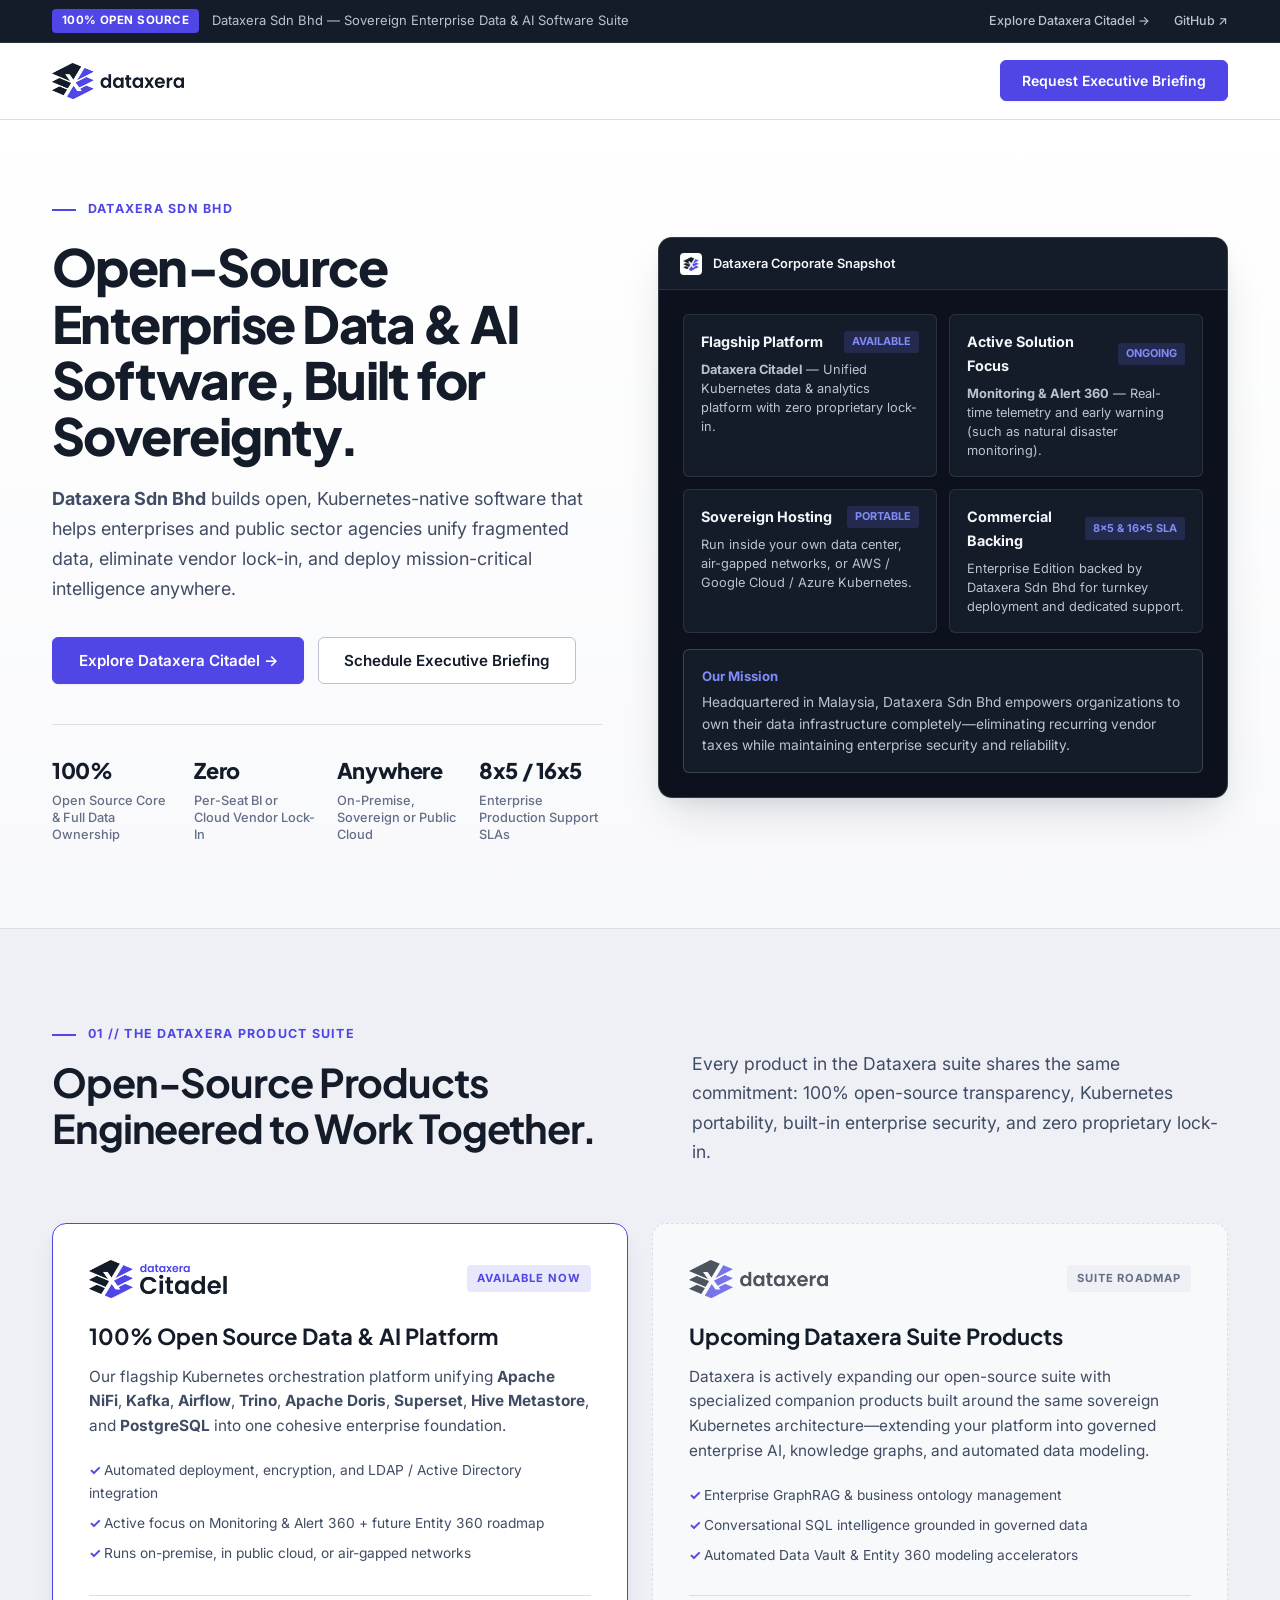
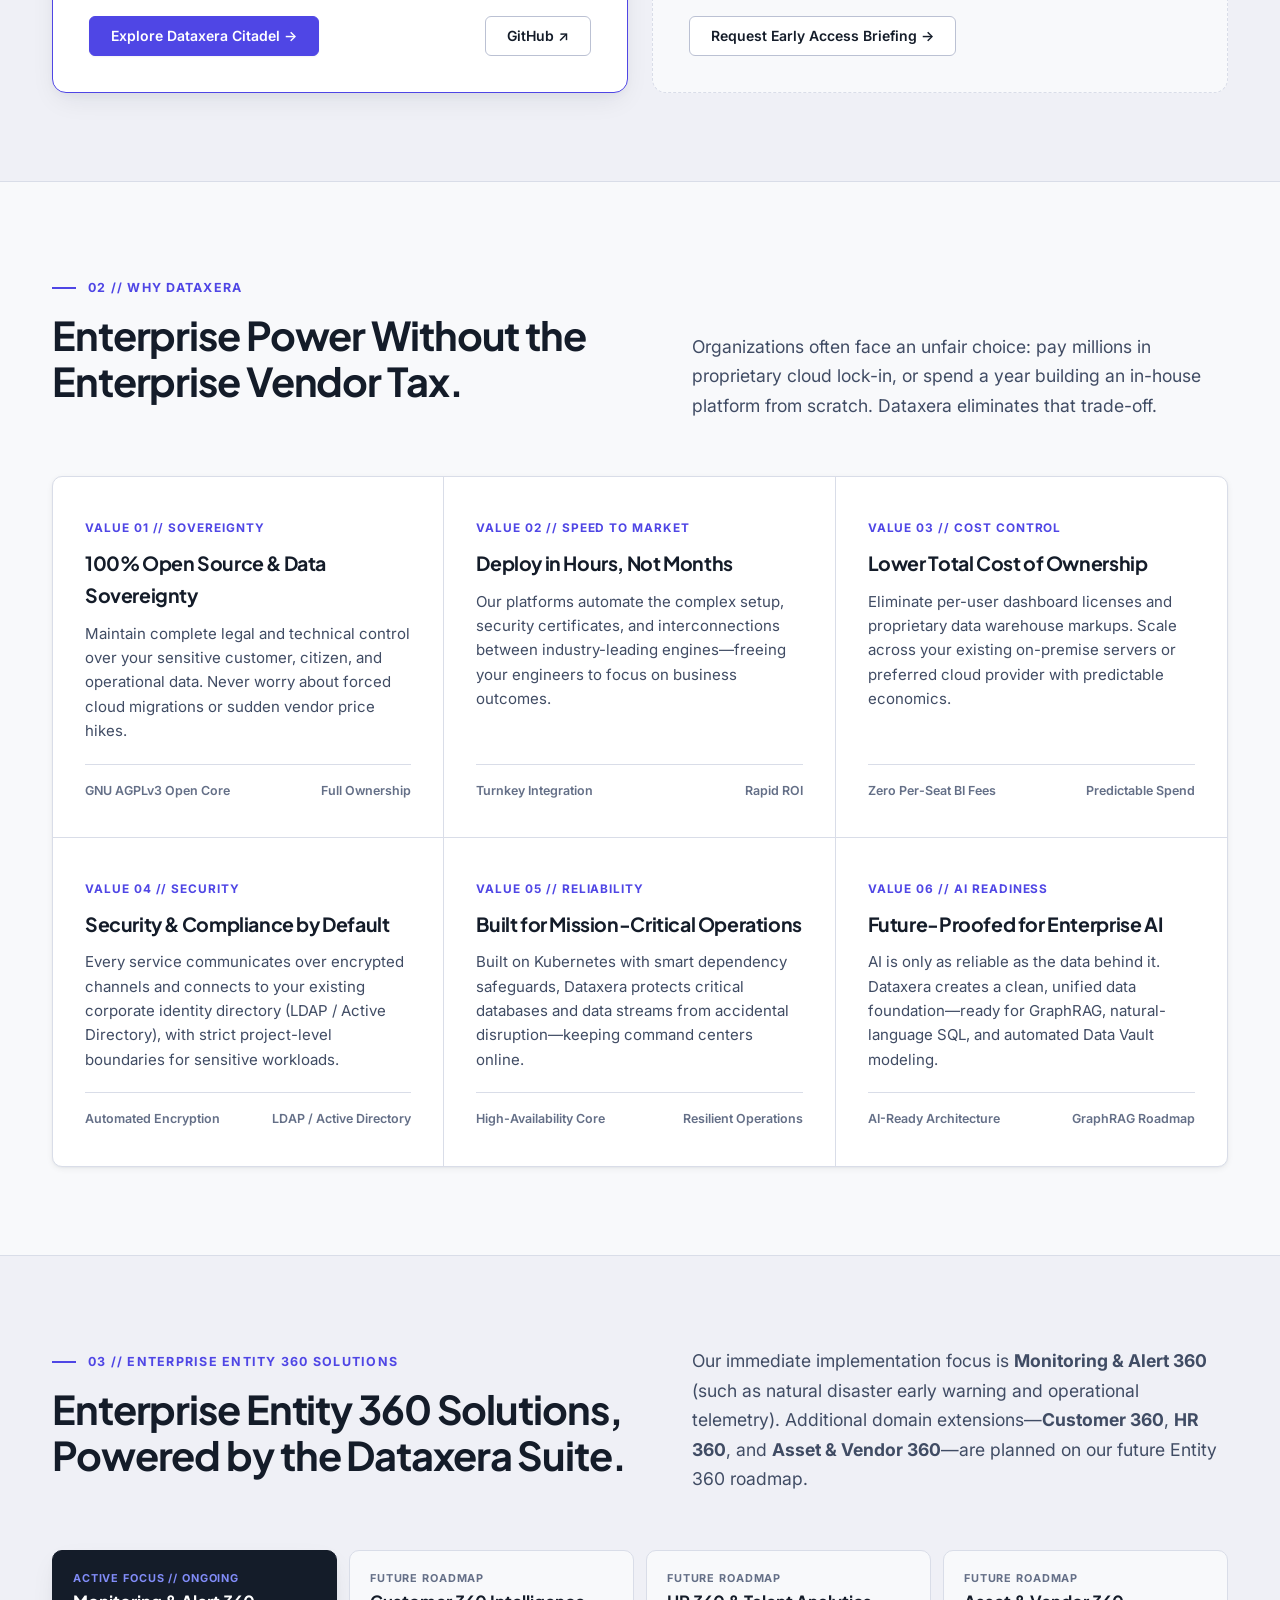
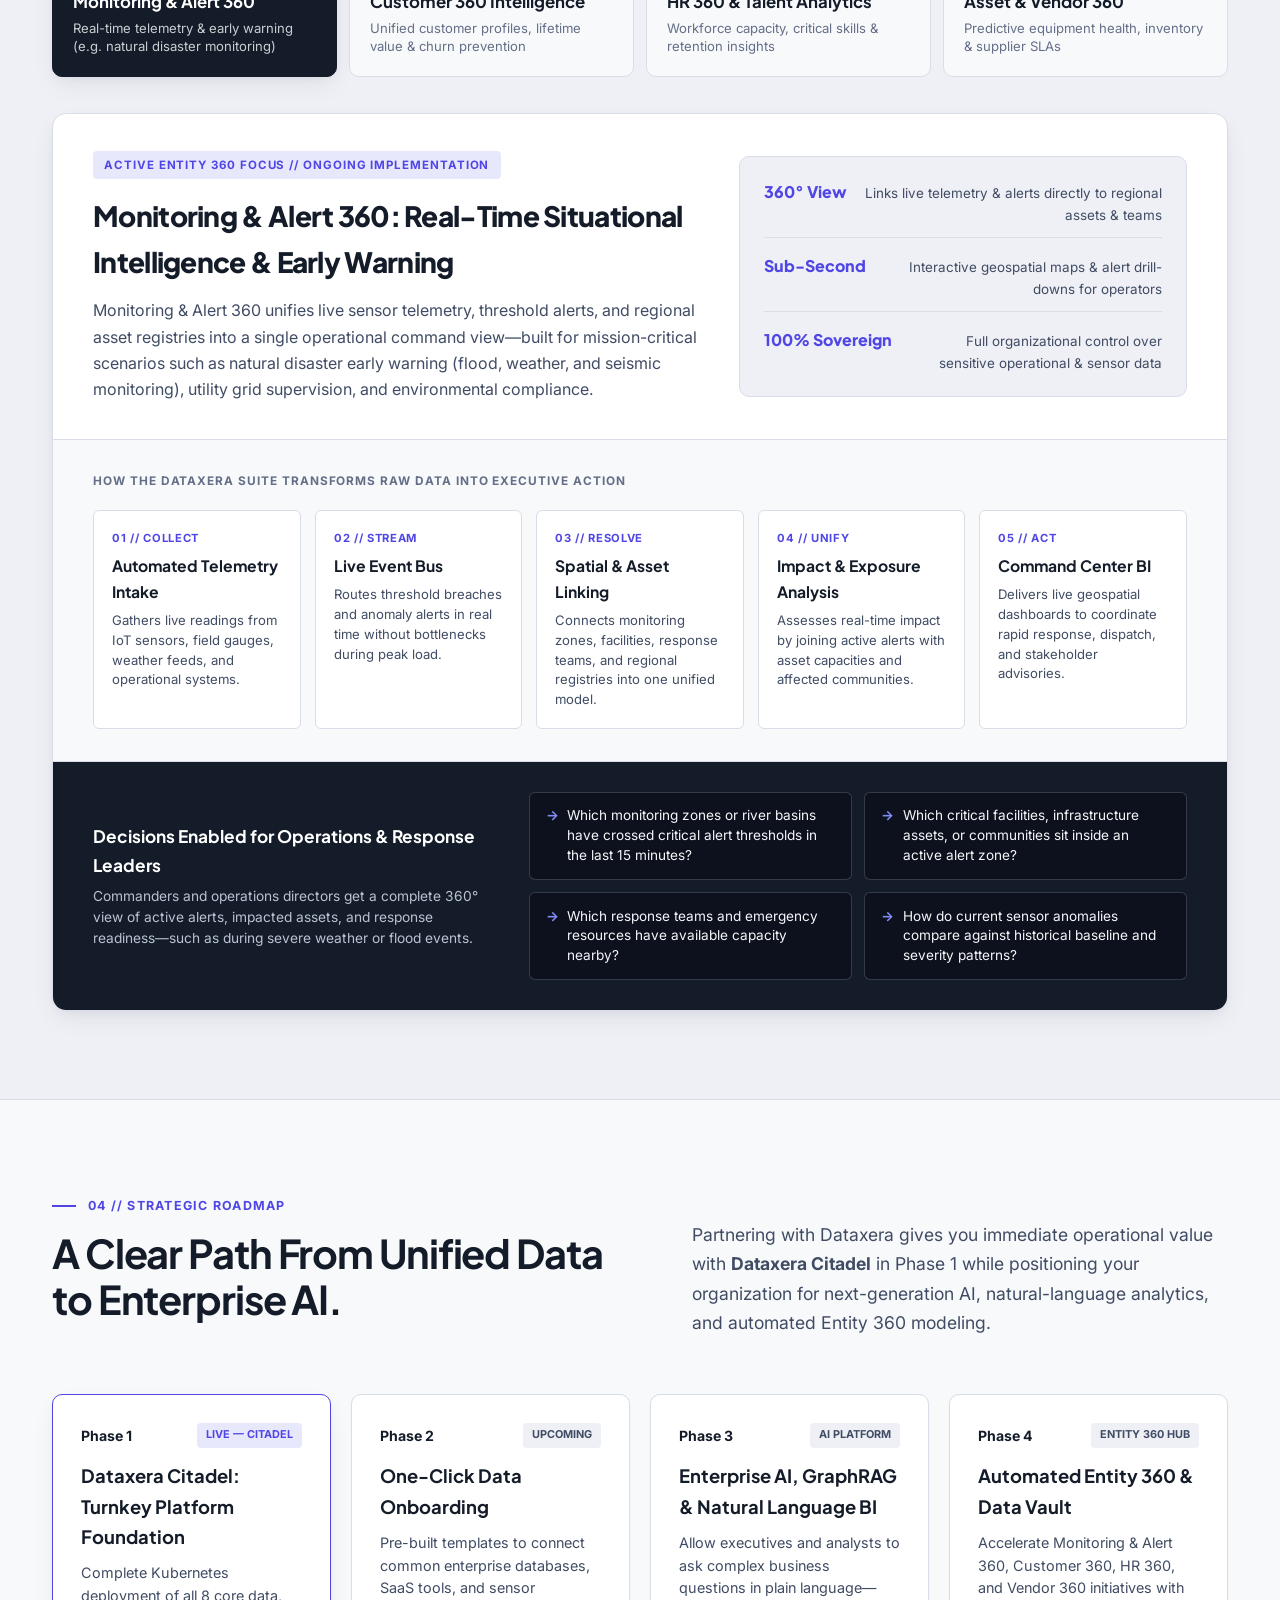
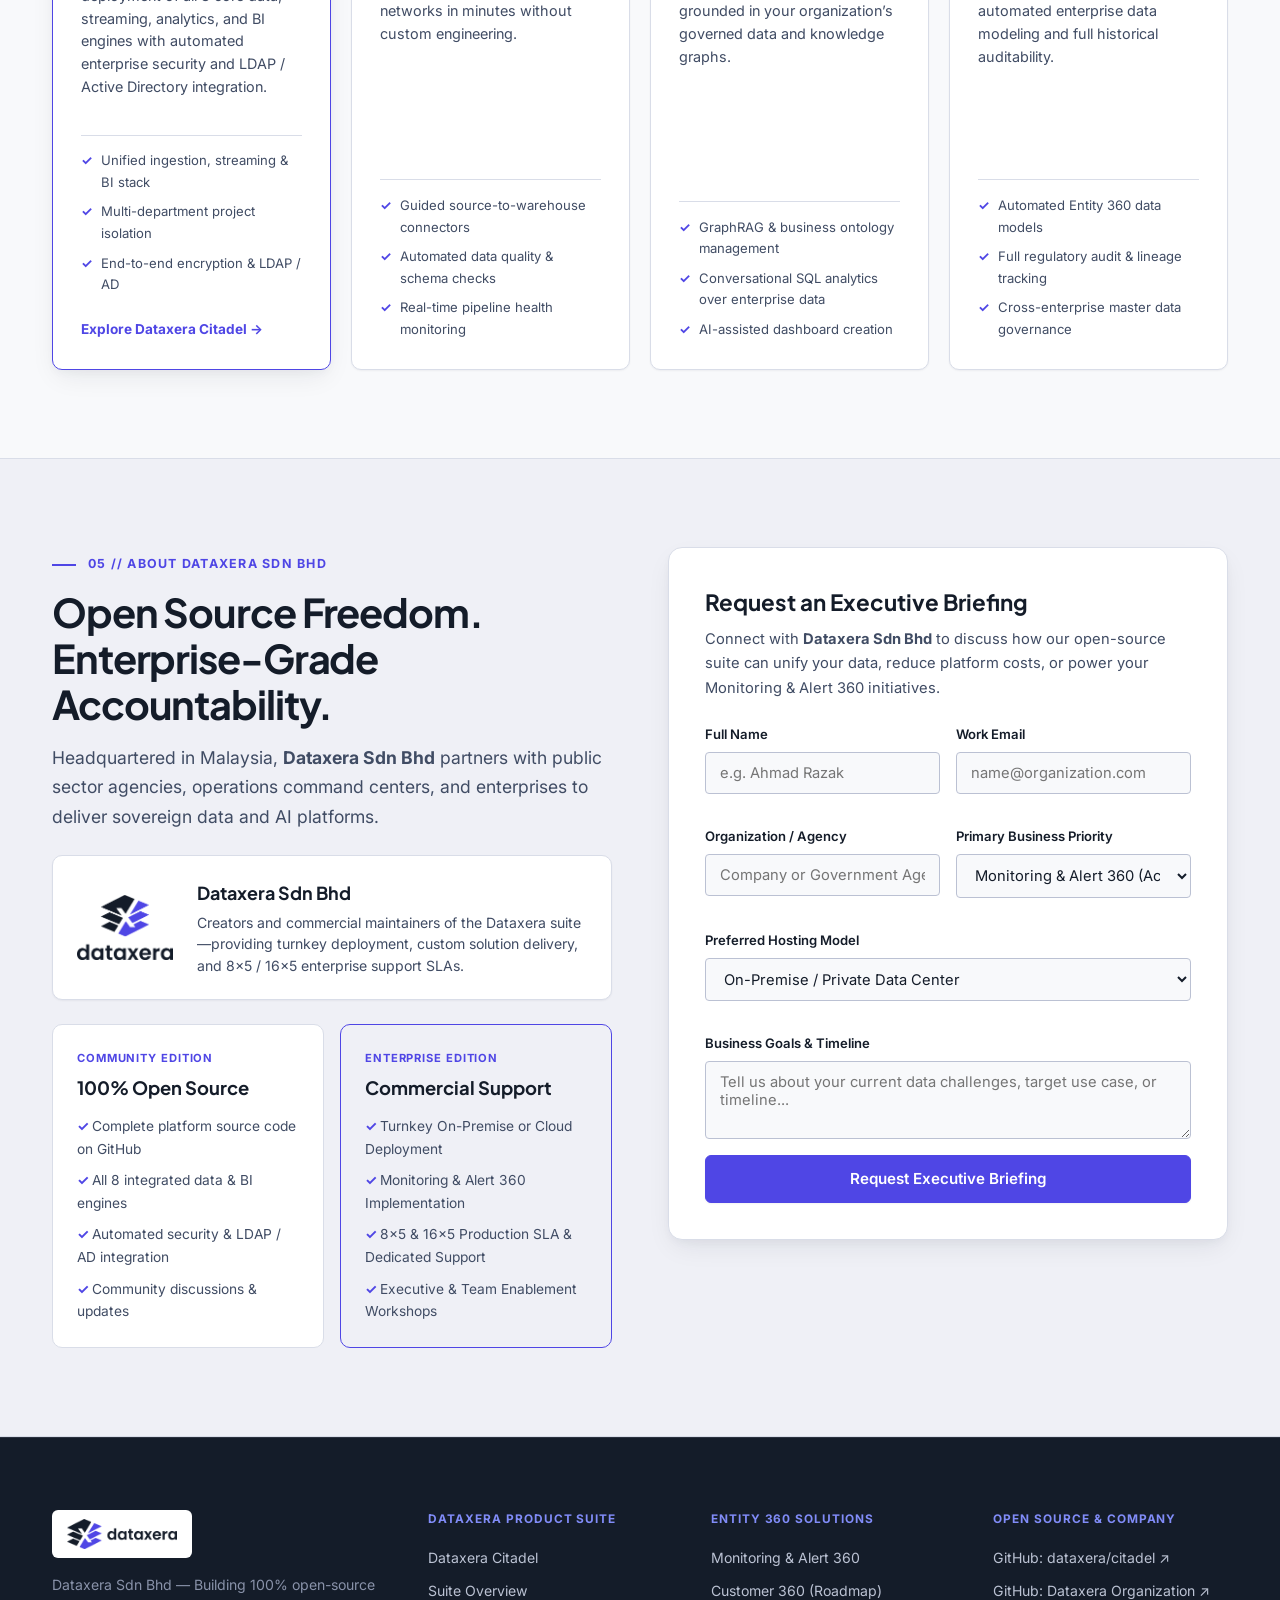
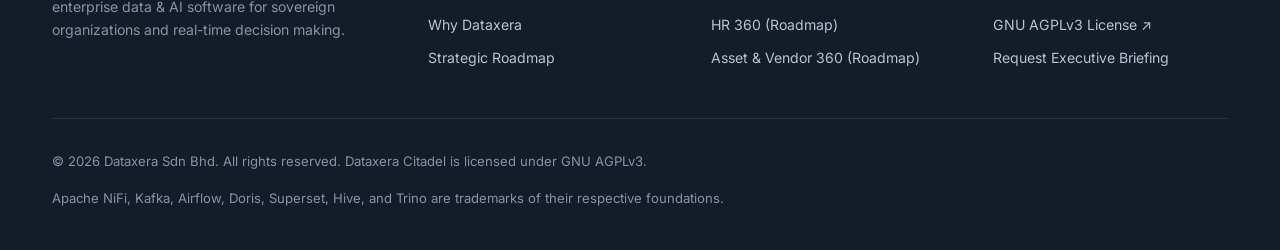
<file: index.html>
<!DOCTYPE html>
<html lang="en">
<head>
  <meta charset="UTF-8" />
  <meta name="viewport" content="width=device-width, initial-scale=1.0" />
  <title>Dataxera Sdn Bhd | 100% Open Source Enterprise Data &amp; AI Software Suite</title>
  <meta name="description" content="Dataxera Sdn Bhd engineers 100% open-source enterprise data and AI platforms—led by Dataxera Citadel—designed for sovereign infrastructure and real-time Monitoring &amp; Alert 360." />
  <meta name="keywords" content="Dataxera Sdn Bhd, Dataxera Citadel, Open Source Data Platform, Monitoring and Alert 360, Sovereign Data Platform" />
  <meta property="og:title" content="Dataxera Sdn Bhd — Open Source Enterprise Data &amp; AI Suite" />
  <meta property="og:description" content="Unify enterprise data silos, eliminate vendor lock-in, and deploy sovereign data platforms with Dataxera." />
  <meta property="og:type" content="website" />
  <meta property="og:url" content="https://dataxera.github.io/" />
  <meta property="og:image" content="https://dataxera.github.io/assets/dataxera-citadel.png" />
  <link rel="icon" type="image/png" href="assets/dataxera-icon.png" />

  <!-- Google Fonts: Plus Jakarta Sans, Inter, JetBrains Mono -->
  <link rel="preconnect" href="https://fonts.googleapis.com" />
  <link rel="preconnect" href="https://fonts.gstatic.com" crossorigin />
  <link href="https://fonts.googleapis.com/css2?family=Inter:wght@400;500;600;700&family=JetBrains+Mono:wght@500;600;700&family=Plus+Jakarta+Sans:wght@600;700;800&display=swap" rel="stylesheet" />

  <link rel="stylesheet" href="index.css" />

  <!-- Structured Data (Organization) -->
  <script type="application/ld+json">
  {
    "@context": "https://schema.org",
    "@type": "Organization",
    "name": "Dataxera Sdn Bhd",
    "url": "https://dataxera.github.io",
    "logo": "https://dataxera.github.io/assets/dataxera-horizontal.png",
    "sameAs": [
      "https://github.com/dataxera",
      "https://github.com/dataxera/citadel"
    ],
    "description": "Enterprise open-source data and AI software company building Dataxera Citadel."
  }
  </script>
</head>
<body>

  <!-- Top Corporate Announcement Bar -->
  <div class="utility-bar" role="region" aria-label="Company and product suite announcement">
    <div class="container utility-bar-inner">
      <div class="utility-bar-left">
        <span class="release-tag">100% Open Source</span>
        <span>Dataxera Sdn Bhd — Sovereign Enterprise Data &amp; AI Software Suite</span>
      </div>
      <div class="utility-bar-right">
        <a href="products/citadel/index.html" id="util-citadel-link">Explore Dataxera Citadel →</a>
        <a href="https://github.com/dataxera" target="_blank" rel="noopener noreferrer" id="util-github-link">GitHub ↗</a>
      </div>
    </div>
  </div>

  <!-- Primary Navigation Header -->
  <header class="site-header" id="site-header">
    <div class="container nav-inner">
      <a href="#top" class="brand-lockup" id="nav-brand-link" aria-label="Dataxera Sdn Bhd Home">
        <img src="assets/dataxera-horizontal.png" alt="Dataxera" class="brand-horizontal-img" width="132" height="36" />
      </a>

      <div class="nav-actions" style="display: flex;">
        <a href="#company" class="btn btn-primary" id="header-contact-btn">Request Executive Briefing</a>
      </div>
    </div>
  </header>

  <main id="top">
    <!-- ======================================================================
         Hero Section — Dataxera Sdn Bhd Corporate Overview
         ====================================================================== -->
    <section class="hero-section">
      <div class="container hero-layout">
        <div class="hero-copy">
          <div class="section-kicker" style="margin-bottom: 1.15rem;">DATAXERA SDN BHD</div>

          <h1 class="hero-title">
            Open-Source Enterprise Data &amp; AI Software, Built for Sovereignty.
          </h1>

          <p class="hero-description">
            <strong>Dataxera Sdn Bhd</strong> builds open, Kubernetes-native software that helps enterprises and public sector agencies unify fragmented data, eliminate vendor lock-in, and deploy mission-critical intelligence anywhere.
          </p>

          <div class="hero-cta-group">
            <a href="products/citadel/index.html" class="btn btn-primary btn-lg" id="hero-citadel-cta">
              Explore Dataxera Citadel →
            </a>
            <a href="#company" class="btn btn-secondary btn-lg" id="hero-briefing-cta">
              Schedule Executive Briefing
            </a>
          </div>

          <div class="hero-metrics-strip">
            <div class="hero-metric-item">
              <span class="hero-metric-value">100%</span>
              <span class="hero-metric-label">Open Source Core &amp; Full Data Ownership</span>
            </div>
            <div class="hero-metric-item">
              <span class="hero-metric-value">Zero</span>
              <span class="hero-metric-label">Per-Seat BI or Cloud Vendor Lock-In</span>
            </div>
            <div class="hero-metric-item">
              <span class="hero-metric-value">Anywhere</span>
              <span class="hero-metric-label">On-Premise, Sovereign or Public Cloud</span>
            </div>
            <div class="hero-metric-item">
              <span class="hero-metric-value">8x5 / 16x5</span>
              <span class="hero-metric-label">Enterprise Production Support SLAs</span>
            </div>
          </div>
        </div>

        <!-- Corporate Snapshot Panel -->
        <div class="hero-stage" aria-label="Dataxera Sdn Bhd Corporate Overview">
          <div class="stage-toolbar">
            <div class="stage-context">
              <img src="assets/dataxera-icon.png" alt="" class="stage-context-icon" width="22" height="22" />
              <span>Dataxera Corporate Snapshot</span>
            </div>
          </div>

          <div class="stage-body">
            <div class="cp-grid">
              <div class="cp-card">
                <div class="cp-card-top">
                  <span class="cp-service-name">Flagship Platform</span>
                  <span class="cp-state-badge">AVAILABLE</span>
                </div>
                <p class="cp-meta">
                  <strong>Dataxera Citadel</strong> — Unified Kubernetes data &amp; analytics platform with zero proprietary lock-in.
                </p>
              </div>
              <div class="cp-card">
                <div class="cp-card-top">
                  <span class="cp-service-name">Active Solution Focus</span>
                  <span class="cp-state-badge">ONGOING</span>
                </div>
                <p class="cp-meta">
                  <strong>Monitoring &amp; Alert 360</strong> — Real-time telemetry and early warning (such as natural disaster monitoring).
                </p>
              </div>
              <div class="cp-card">
                <div class="cp-card-top">
                  <span class="cp-service-name">Sovereign Hosting</span>
                  <span class="cp-state-badge">PORTABLE</span>
                </div>
                <p class="cp-meta">
                  Run inside your own data center, air-gapped networks, or AWS / Google Cloud / Azure Kubernetes.
                </p>
              </div>
              <div class="cp-card">
                <div class="cp-card-top">
                  <span class="cp-service-name">Commercial Backing</span>
                  <span class="cp-state-badge">8x5 &amp; 16x5 SLA</span>
                </div>
                <p class="cp-meta">
                  Enterprise Edition backed by Dataxera Sdn Bhd for turnkey deployment and dedicated support.
                </p>
              </div>
            </div>

            <div class="stage-insight-box" style="margin-top: 1rem;">
              <div class="insight-box-title">Our Mission</div>
              <p class="insight-box-desc">
                Headquartered in Malaysia, Dataxera Sdn Bhd empowers organizations to own their data infrastructure completely—eliminating recurring vendor taxes while maintaining enterprise security and reliability.
              </p>
            </div>
          </div>
        </div>
      </div>
    </section>

    <!-- ======================================================================
         Section 01 — Dataxera Product Suite (Extensible Multi-Product Hub)
         ====================================================================== -->
    <section class="section-block section-subtle" id="products">
      <div class="container">
        <div class="section-header-split">
          <div>
            <div class="section-kicker">01 // THE DATAXERA PRODUCT SUITE</div>
            <h2 class="section-title">
              Open-Source Products Engineered to Work Together.
            </h2>
          </div>
          <p class="section-lead">
            Every product in the Dataxera suite shares the same commitment: 100% open-source transparency, Kubernetes portability, built-in enterprise security, and zero proprietary lock-in.
          </p>
        </div>

        <div class="suite-grid">
          <!-- Flagship Product: Dataxera Citadel -->
          <article class="product-suite-card featured-product">
            <div>
              <div class="product-card-top">
                <img src="assets/dataxera-citadel.png" alt="Dataxera Citadel" class="product-card-logo" width="140" height="38" />
                <span class="product-status-pill">Available Now</span>
              </div>
              <h3 class="product-card-title">100% Open Source Data &amp; AI Platform</h3>
              <p class="product-card-desc">
                Our flagship Kubernetes orchestration platform unifying <strong>Apache NiFi</strong>, <strong>Kafka</strong>, <strong>Airflow</strong>, <strong>Trino</strong>, <strong>Apache Doris</strong>, <strong>Superset</strong>, <strong>Hive Metastore</strong>, and <strong>PostgreSQL</strong> into one cohesive enterprise foundation.
              </p>
              <ul class="product-card-highlights">
                <li>Automated deployment, encryption, and LDAP / Active Directory integration</li>
                <li>Active focus on Monitoring &amp; Alert 360 + future Entity 360 roadmap</li>
                <li>Runs on-premise, in public cloud, or air-gapped networks</li>
              </ul>
            </div>

            <div class="product-card-footer">
              <a href="products/citadel/index.html" class="btn btn-primary" id="suite-citadel-btn">
                Explore Dataxera Citadel →
              </a>
              <a href="https://github.com/dataxera/citadel" target="_blank" rel="noopener noreferrer" class="btn btn-secondary" id="suite-citadel-gh">
                GitHub ↗
              </a>
            </div>
          </article>

          <!-- Suite Expansion Slot -->
          <article class="product-suite-card upcoming-product">
            <div>
              <div class="product-card-top">
                <img src="assets/dataxera-horizontal.png" alt="Dataxera Suite" class="product-card-logo" width="110" height="30" style="opacity: 0.75;" />
                <span class="product-status-pill planned">Suite Roadmap</span>
              </div>
              <h3 class="product-card-title">Upcoming Dataxera Suite Products</h3>
              <p class="product-card-desc">
                Dataxera is actively expanding our open-source suite with specialized companion products built around the same sovereign Kubernetes architecture—extending your platform into governed enterprise AI, knowledge graphs, and automated data modeling.
              </p>
              <ul class="product-card-highlights">
                <li>Enterprise GraphRAG &amp; business ontology management</li>
                <li>Conversational SQL intelligence grounded in governed data</li>
                <li>Automated Data Vault &amp; Entity 360 modeling accelerators</li>
              </ul>
            </div>

            <div class="product-card-footer">
              <a href="#company" class="btn btn-secondary" id="suite-roadmap-briefing">
                Request Early Access Briefing →
              </a>
            </div>
          </article>
        </div>
      </div>
    </section>

    <!-- ======================================================================
         Section 02 — Why Organizations Choose Dataxera
         ====================================================================== -->
    <section class="section-block" id="platform">
      <div class="container">
        <div class="section-header-split">
          <div>
            <div class="section-kicker">02 // WHY DATAXERA</div>
            <h2 class="section-title">
              Enterprise Power Without the Enterprise Vendor Tax.
            </h2>
          </div>
          <p class="section-lead">
            Organizations often face an unfair choice: pay millions in proprietary cloud lock-in, or spend a year building an in-house platform from scratch. Dataxera eliminates that trade-off.
          </p>
        </div>

        <div class="pillars-table-grid">
          <article class="pillar-cell">
            <div>
              <span class="pillar-index">VALUE 01 // SOVEREIGNTY</span>
              <h3 class="pillar-title">100% Open Source &amp; Data Sovereignty</h3>
              <p class="pillar-body">
                Maintain complete legal and technical control over your sensitive customer, citizen, and operational data. Never worry about forced cloud migrations or sudden vendor price hikes.
              </p>
            </div>
            <div class="pillar-spec-foot">
              <span>GNU AGPLv3 Open Core</span>
              <span>Full Ownership</span>
            </div>
          </article>

          <article class="pillar-cell">
            <div>
              <span class="pillar-index">VALUE 02 // SPEED TO MARKET</span>
              <h3 class="pillar-title">Deploy in Hours, Not Months</h3>
              <p class="pillar-body">
                Our platforms automate the complex setup, security certificates, and interconnections between industry-leading engines—freeing your engineers to focus on business outcomes.
              </p>
            </div>
            <div class="pillar-spec-foot">
              <span>Turnkey Integration</span>
              <span>Rapid ROI</span>
            </div>
          </article>

          <article class="pillar-cell">
            <div>
              <span class="pillar-index">VALUE 03 // COST CONTROL</span>
              <h3 class="pillar-title">Lower Total Cost of Ownership</h3>
              <p class="pillar-body">
                Eliminate per-user dashboard licenses and proprietary data warehouse markups. Scale across your existing on-premise servers or preferred cloud provider with predictable economics.
              </p>
            </div>
            <div class="pillar-spec-foot">
              <span>Zero Per-Seat BI Fees</span>
              <span>Predictable Spend</span>
            </div>
          </article>

          <article class="pillar-cell">
            <div>
              <span class="pillar-index">VALUE 04 // SECURITY</span>
              <h3 class="pillar-title">Security &amp; Compliance by Default</h3>
              <p class="pillar-body">
                Every service communicates over encrypted channels and connects to your existing corporate identity directory (LDAP / Active Directory), with strict project-level boundaries for sensitive workloads.
              </p>
            </div>
            <div class="pillar-spec-foot">
              <span>Automated Encryption</span>
              <span>LDAP / Active Directory</span>
            </div>
          </article>

          <article class="pillar-cell">
            <div>
              <span class="pillar-index">VALUE 05 // RELIABILITY</span>
              <h3 class="pillar-title">Built for Mission-Critical Operations</h3>
              <p class="pillar-body">
                Built on Kubernetes with smart dependency safeguards, Dataxera protects critical databases and data streams from accidental disruption—keeping command centers online.
              </p>
            </div>
            <div class="pillar-spec-foot">
              <span>High-Availability Core</span>
              <span>Resilient Operations</span>
            </div>
          </article>

          <article class="pillar-cell">
            <div>
              <span class="pillar-index">VALUE 06 // AI READINESS</span>
              <h3 class="pillar-title">Future-Proofed for Enterprise AI</h3>
              <p class="pillar-body">
                AI is only as reliable as the data behind it. Dataxera creates a clean, unified data foundation—ready for GraphRAG, natural-language SQL, and automated Data Vault modeling.
              </p>
            </div>
            <div class="pillar-spec-foot">
              <span>AI-Ready Architecture</span>
              <span>GraphRAG Roadmap</span>
            </div>
          </article>
        </div>
      </div>
    </section>

    <!-- ======================================================================
         Section 03 — Enterprise Entity 360 Solutions
         ====================================================================== -->
    <section class="section-block section-subtle" id="solutions">
      <div class="container">
        <div class="section-header-split">
          <div>
            <div class="section-kicker">03 // ENTERPRISE ENTITY 360 SOLUTIONS</div>
            <h2 class="section-title">
              Enterprise Entity 360 Solutions, Powered by the Dataxera Suite.
            </h2>
          </div>
          <p class="section-lead">
            Our immediate implementation focus is <strong>Monitoring &amp; Alert 360</strong> (such as natural disaster early warning and operational telemetry). Additional domain extensions—<strong>Customer 360</strong>, <strong>HR 360</strong>, and <strong>Asset &amp; Vendor 360</strong>—are planned on our future Entity 360 roadmap.
          </p>
        </div>

        <!-- Interactive Solution Switcher Tabs -->
        <div class="solutions-tabs-nav" role="tablist" aria-label="Select Entity 360 use case">
          <button type="button" class="solution-tab active" data-solution="disaster" id="sol-tab-disaster" role="tab">
            <span class="solution-tab-badge">ACTIVE FOCUS // ONGOING</span>
            <span class="solution-tab-title">Monitoring &amp; Alert 360</span>
            <span class="solution-tab-sub">Real-time telemetry &amp; early warning (e.g. natural disaster monitoring)</span>
          </button>

          <button type="button" class="solution-tab roadmap-tab" data-solution="customer360" id="sol-tab-customer360" role="tab">
            <span class="solution-tab-badge roadmap-badge">FUTURE ROADMAP</span>
            <span class="solution-tab-title">Customer 360 Intelligence</span>
            <span class="solution-tab-sub">Unified customer profiles, lifetime value &amp; churn prevention</span>
          </button>

          <button type="button" class="solution-tab roadmap-tab" data-solution="hr360" id="sol-tab-hr360" role="tab">
            <span class="solution-tab-badge roadmap-badge">FUTURE ROADMAP</span>
            <span class="solution-tab-title">HR 360 &amp; Talent Analytics</span>
            <span class="solution-tab-sub">Workforce capacity, critical skills &amp; retention insights</span>
          </button>

          <button type="button" class="solution-tab roadmap-tab" data-solution="asset360" id="sol-tab-asset360" role="tab">
            <span class="solution-tab-badge roadmap-badge">FUTURE ROADMAP</span>
            <span class="solution-tab-title">Asset &amp; Vendor 360</span>
            <span class="solution-tab-sub">Predictive equipment health, inventory &amp; supplier SLAs</span>
          </button>
        </div>

        <!-- Active Solution Showcase -->
        <div class="blueprint-panel" aria-live="polite">
          <div class="blueprint-top">
            <div>
              <span class="blueprint-status-tag entity-tag" id="bp-tag">ACTIVE ENTITY 360 FOCUS // ONGOING IMPLEMENTATION</span>
              <h3 class="blueprint-headline" id="bp-headline">
                Monitoring &amp; Alert 360: Real-Time Situational Intelligence &amp; Early Warning
              </h3>
              <p class="blueprint-narrative" id="bp-narrative">
                Monitoring &amp; Alert 360 unifies live sensor telemetry, threshold alerts, and regional asset registries into a single operational command view—built for mission-critical scenarios such as natural disaster early warning (flood, weather, and seismic monitoring), utility grid supervision, and environmental compliance.
              </p>
            </div>
            <div class="blueprint-outcomes" id="bp-outcomes">
              <!-- Populated by app.js -->
            </div>
          </div>

          <div class="blueprint-pipeline-section">
            <div class="pipeline-section-label">HOW THE DATAXERA SUITE TRANSFORMS RAW DATA INTO EXECUTIVE ACTION</div>
            <div class="pipeline-stages-grid" id="bp-stages">
              <!-- Populated by app.js -->
            </div>
          </div>

          <div class="blueprint-questions-footer">
            <div class="questions-footer-info">
              <h4 id="bp-questions-title">Decisions Enabled for Crisis &amp; Operations Leaders</h4>
              <p id="bp-questions-desc">
                Commanders and agency directors get a complete 360° view of affected regions, assets, and communities without manual spreadsheet consolidation.
              </p>
            </div>
            <div class="executive-questions-list" id="bp-questions-list">
              <!-- Populated by app.js -->
            </div>
          </div>
        </div>
      </div>
    </section>

    <!-- ======================================================================
         Section 04 — Strategic Product Roadmap
         ====================================================================== -->
    <section class="section-block" id="roadmap">
      <div class="container">
        <div class="section-header-split">
          <div>
            <div class="section-kicker">04 // STRATEGIC ROADMAP</div>
            <h2 class="section-title">
              A Clear Path From Unified Data to Enterprise AI.
            </h2>
          </div>
          <p class="section-lead">
            Partnering with Dataxera gives you immediate operational value with <strong>Dataxera Citadel</strong> in Phase 1 while positioning your organization for next-generation AI, natural-language analytics, and automated Entity 360 modeling.
          </p>
        </div>

        <div class="roadmap-timeline">
          <article class="roadmap-phase current-phase">
            <div>
              <div class="phase-header">
                <span class="phase-version">Phase 1</span>
                <span class="phase-status active">Live — Citadel</span>
              </div>
              <h3 class="phase-title">Dataxera Citadel: Turnkey Platform Foundation</h3>
              <p class="phase-desc">
                Complete Kubernetes deployment of all 8 core data, streaming, analytics, and BI engines with automated enterprise security and LDAP / Active Directory integration.
              </p>
            </div>
            <div class="phase-deliverables">
              <span class="phase-deliverable-item">Unified ingestion, streaming &amp; BI stack</span>
              <span class="phase-deliverable-item">Multi-department project isolation</span>
              <span class="phase-deliverable-item">End-to-end encryption &amp; LDAP / AD</span>
              <a href="products/citadel/index.html" class="phase-cta-link" id="phase1-citadel-link">Explore Dataxera Citadel →</a>
            </div>
          </article>

          <article class="roadmap-phase">
            <div>
              <div class="phase-header">
                <span class="phase-version">Phase 2</span>
                <span class="phase-status">Upcoming</span>
              </div>
              <h3 class="phase-title">One-Click Data Onboarding</h3>
              <p class="phase-desc">
                Pre-built templates to connect common enterprise databases, SaaS tools, and sensor networks in minutes without custom engineering.
              </p>
            </div>
            <div class="phase-deliverables">
              <span class="phase-deliverable-item">Guided source-to-warehouse connectors</span>
              <span class="phase-deliverable-item">Automated data quality &amp; schema checks</span>
              <span class="phase-deliverable-item">Real-time pipeline health monitoring</span>
            </div>
          </article>

          <article class="roadmap-phase">
            <div>
              <div class="phase-header">
                <span class="phase-version">Phase 3</span>
                <span class="phase-status">AI Platform</span>
              </div>
              <h3 class="phase-title">Enterprise AI, GraphRAG &amp; Natural Language BI</h3>
              <p class="phase-desc">
                Allow executives and analysts to ask complex business questions in plain language—grounded in your organization’s governed data and knowledge graphs.
              </p>
            </div>
            <div class="phase-deliverables">
              <span class="phase-deliverable-item">GraphRAG &amp; business ontology management</span>
              <span class="phase-deliverable-item">Conversational SQL analytics over enterprise data</span>
              <span class="phase-deliverable-item">AI-assisted dashboard creation</span>
            </div>
          </article>

          <article class="roadmap-phase">
            <div>
              <div class="phase-header">
                <span class="phase-version">Phase 4</span>
                <span class="phase-status">Entity 360 Hub</span>
              </div>
              <h3 class="phase-title">Automated Entity 360 &amp; Data Vault</h3>
              <p class="phase-desc">
                Accelerate Monitoring &amp; Alert 360, Customer 360, HR 360, and Vendor 360 initiatives with automated enterprise data modeling and full historical auditability.
              </p>
            </div>
            <div class="phase-deliverables">
              <span class="phase-deliverable-item">Automated Entity 360 data models</span>
              <span class="phase-deliverable-item">Full regulatory audit &amp; lineage tracking</span>
              <span class="phase-deliverable-item">Cross-enterprise master data governance</span>
            </div>
          </article>
        </div>
      </div>
    </section>

    <!-- ======================================================================
         Section 05 — About Dataxera Sdn Bhd & Executive Briefing
         ====================================================================== -->
    <section class="section-block section-subtle" id="company">
      <div class="container corporate-grid">
        <div>
          <div class="section-kicker">05 // ABOUT DATAXERA SDN BHD</div>
          <h2 class="section-title">
            Open Source Freedom. Enterprise-Grade Accountability.
          </h2>
          <p class="section-lead">
            Headquartered in Malaysia, <strong>Dataxera Sdn Bhd</strong> partners with public sector agencies, operations command centers, and enterprises to deliver sovereign data and AI platforms.
          </p>

          <div class="corporate-brand-showcase">
            <img src="assets/dataxera.png" alt="Dataxera Sdn Bhd Corporate Emblem" class="corporate-stacked-logo" width="96" height="65" />
            <div class="corporate-brand-meta">
              <h3>Dataxera Sdn Bhd</h3>
              <p>Creators and commercial maintainers of the Dataxera suite—providing turnkey deployment, custom solution delivery, and 8x5 / 16x5 enterprise support SLAs.</p>
            </div>
          </div>

          <div class="tier-comparison">
            <div class="tier-box">
              <div class="tier-label">COMMUNITY EDITION</div>
              <div class="tier-name">100% Open Source</div>
              <ul class="tier-list">
                <li>Complete platform source code on GitHub</li>
                <li>All 8 integrated data &amp; BI engines</li>
                <li>Automated security &amp; LDAP / AD integration</li>
                <li>Community discussions &amp; updates</li>
              </ul>
            </div>

            <div class="tier-box enterprise-tier">
              <div class="tier-label">ENTERPRISE EDITION</div>
              <div class="tier-name">Commercial Support</div>
              <ul class="tier-list">
                <li>Turnkey On-Premise or Cloud Deployment</li>
                <li>Monitoring &amp; Alert 360 Implementation</li>
                <li>8x5 &amp; 16x5 Production SLA &amp; Dedicated Support</li>
                <li>Executive &amp; Team Enablement Workshops</li>
              </ul>
            </div>
          </div>
        </div>

        <!-- Interactive Enterprise Briefing Request Card -->
        <div class="inquiry-card">
          <h3>Request an Executive Briefing</h3>
          <p>
            Connect with <strong>Dataxera Sdn Bhd</strong> to discuss how our open-source suite can unify your data, reduce platform costs, or power your Monitoring &amp; Alert 360 initiatives.
          </p>

          <form id="enterprise-inquiry-form">
            <div class="form-grid">
              <div class="form-group">
                <label class="form-label" for="inquiry-name">Full Name</label>
                <input class="form-input" type="text" id="inquiry-name" name="name" placeholder="e.g. Ahmad Razak" required />
              </div>

              <div class="form-group">
                <label class="form-label" for="inquiry-email">Work Email</label>
                <input class="form-input" type="email" id="inquiry-email" name="email" placeholder="name@organization.com" required />
              </div>

              <div class="form-group">
                <label class="form-label" for="inquiry-org">Organization / Agency</label>
                <input class="form-input" type="text" id="inquiry-org" name="organization" placeholder="Company or Government Agency" required />
              </div>

              <div class="form-group">
                <label class="form-label" for="inquiry-usecase">Primary Business Priority</label>
                <select class="form-select" id="inquiry-usecase" name="usecase">
                  <option value="Monitoring &amp; Alert 360 (Active Focus)">Monitoring &amp; Alert 360 (Active Focus)</option>
                  <option value="Consolidate Enterprise Data Platform">Consolidate Enterprise Data Platform</option>
                  <option value="Customer 360 (Future Roadmap)">Customer 360 (Future Roadmap)</option>
                  <option value="HR 360 (Future Roadmap)">HR 360 (Future Roadmap)</option>
                  <option value="Asset &amp; Vendor 360 (Future Roadmap)">Asset &amp; Vendor 360 (Future Roadmap)</option>
                </select>
              </div>

              <div class="form-group full-width">
                <label class="form-label" for="inquiry-env">Preferred Hosting Model</label>
                <select class="form-select" id="inquiry-env" name="environment">
                  <option value="On-Premise / Private Data Center">On-Premise / Private Data Center</option>
                  <option value="Public Cloud (AWS / Google Cloud / Azure)">Public Cloud (AWS / Google Cloud / Azure)</option>
                  <option value="Hybrid / Multi-Site">Hybrid / Multi-Site</option>
                </select>
              </div>

              <div class="form-group full-width">
                <label class="form-label" for="inquiry-notes">Business Goals &amp; Timeline</label>
                <textarea class="form-textarea" id="inquiry-notes" name="notes" rows="3" placeholder="Tell us about your current data challenges, target use case, or timeline..."></textarea>
              </div>
            </div>

            <button type="submit" class="btn btn-primary btn-lg" id="submit-inquiry-btn" style="width: 100%;">
              Request Executive Briefing
            </button>

            <div class="form-feedback" id="inquiry-feedback" role="status" aria-live="polite"></div>
          </form>
        </div>
      </div>
    </section>
  </main>

  <!-- Corporate Footer -->
  <footer class="site-footer">
    <div class="container">
      <div class="footer-grid">
        <div>
          <div class="footer-logo-badge">
            <img src="assets/dataxera-horizontal.png" alt="Dataxera Sdn Bhd" class="footer-logo-img" width="110" height="30" />
          </div>
          <p class="footer-brand-desc">
            Dataxera Sdn Bhd — Building 100% open-source enterprise data &amp; AI software for sovereign organizations and real-time decision making.
          </p>
        </div>

        <div>
          <div class="footer-col-title">Dataxera Product Suite</div>
          <ul class="footer-links">
            <li><a href="products/citadel/index.html" id="footer-link-citadel">Dataxera Citadel</a></li>
            <li><a href="#products" id="footer-link-suite">Suite Overview</a></li>
            <li><a href="#platform" id="footer-link-why">Why Dataxera</a></li>
            <li><a href="#roadmap" id="footer-link-roadmap">Strategic Roadmap</a></li>
          </ul>
        </div>

        <div>
          <div class="footer-col-title">Entity 360 Solutions</div>
          <ul class="footer-links">
            <li><a href="#solutions" id="footer-link-disaster">Monitoring &amp; Alert 360</a></li>
            <li><a href="#solutions" id="footer-link-customer360">Customer 360 (Roadmap)</a></li>
            <li><a href="#solutions" id="footer-link-hr360">HR 360 (Roadmap)</a></li>
            <li><a href="#solutions" id="footer-link-asset360">Asset &amp; Vendor 360 (Roadmap)</a></li>
          </ul>
        </div>

        <div>
          <div class="footer-col-title">Open Source &amp; Company</div>
          <ul class="footer-links">
            <li><a href="https://github.com/dataxera/citadel" target="_blank" rel="noopener noreferrer" id="footer-link-repo">GitHub: dataxera/citadel ↗</a></li>
            <li><a href="https://github.com/dataxera" target="_blank" rel="noopener noreferrer" id="footer-link-org">GitHub: Dataxera Organization ↗</a></li>
            <li><a href="https://github.com/dataxera/citadel/blob/main/LICENSE.txt" target="_blank" rel="noopener noreferrer" id="footer-link-license">GNU AGPLv3 License ↗</a></li>
            <li><a href="#company" id="footer-link-contact">Request Executive Briefing</a></li>
          </ul>
        </div>
      </div>

      <div class="footer-bottom">
        <span>&copy; 2026 Dataxera Sdn Bhd. All rights reserved. Dataxera Citadel is licensed under GNU AGPLv3.</span>
        <span>Apache NiFi, Kafka, Airflow, Doris, Superset, Hive, and Trino are trademarks of their respective foundations.</span>
      </div>
    </div>
  </footer>

  <script src="app.js"></script>
</body>
</html>
</file>
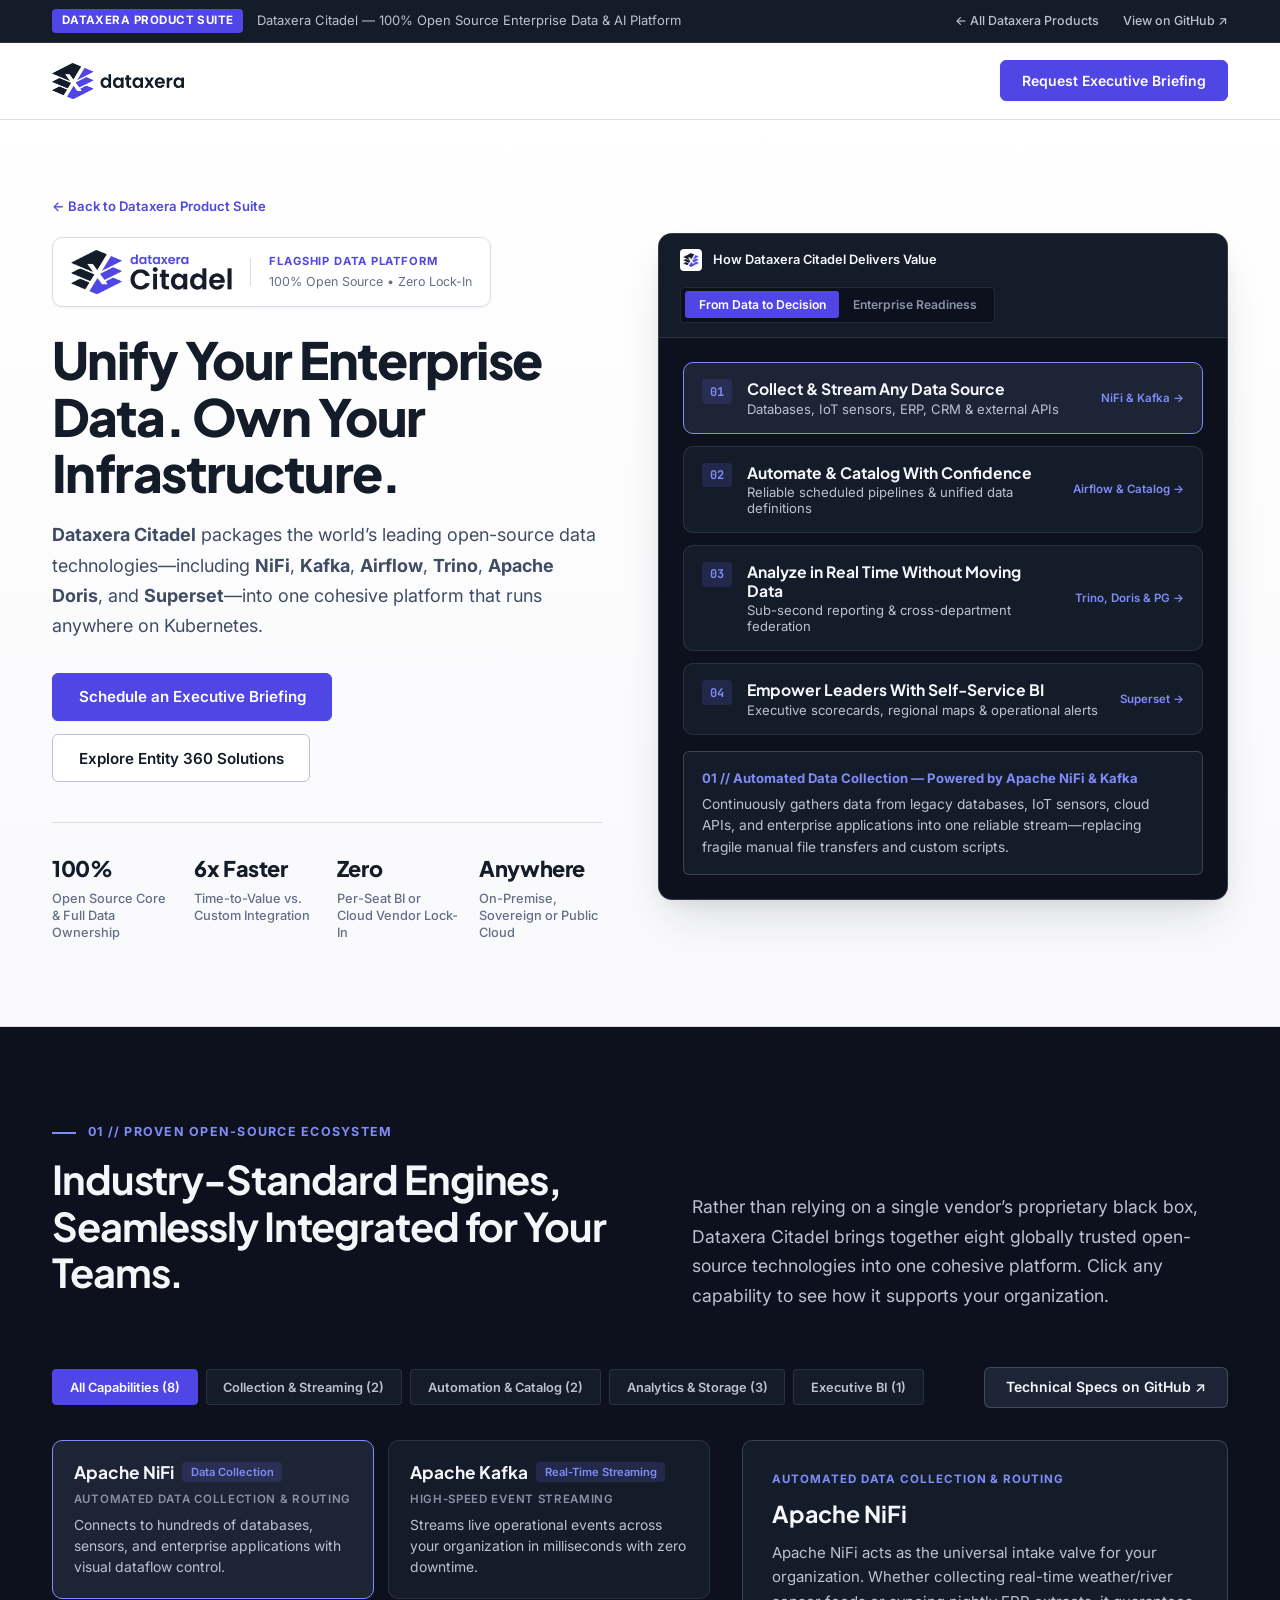
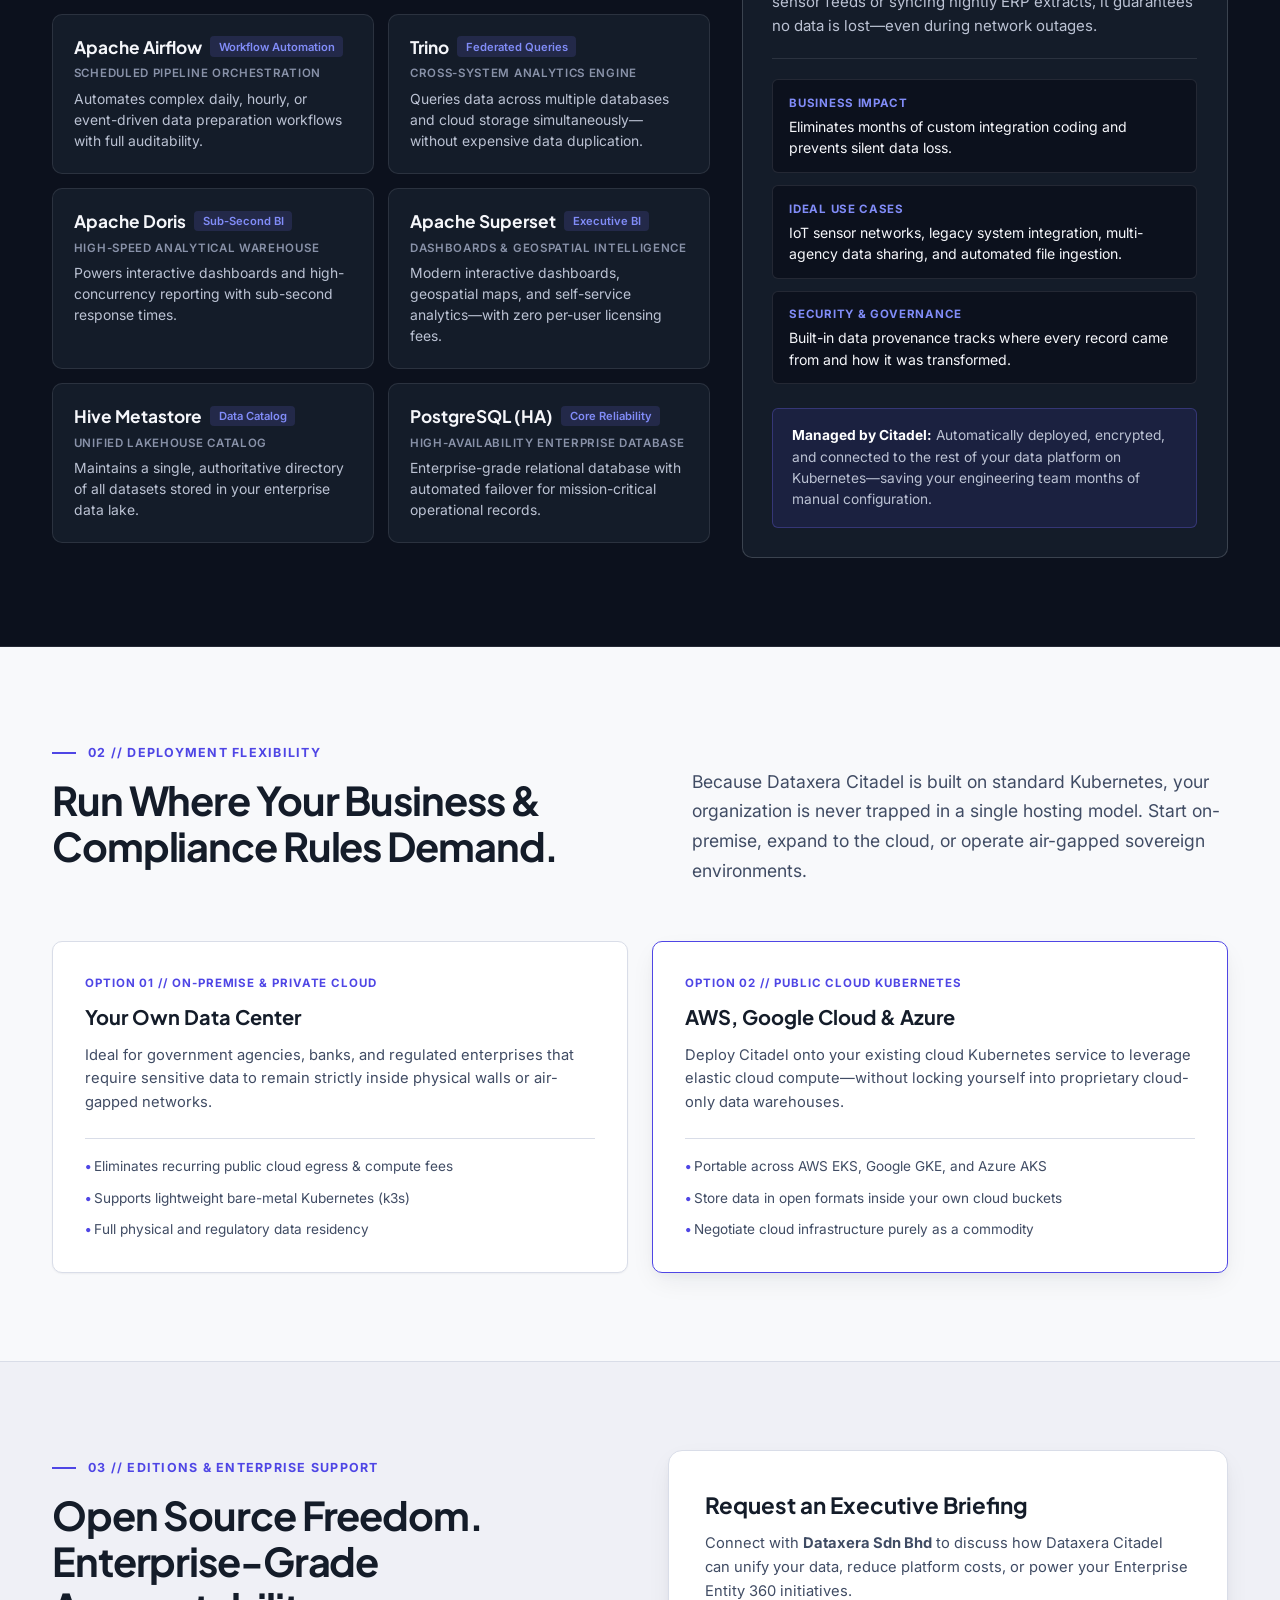
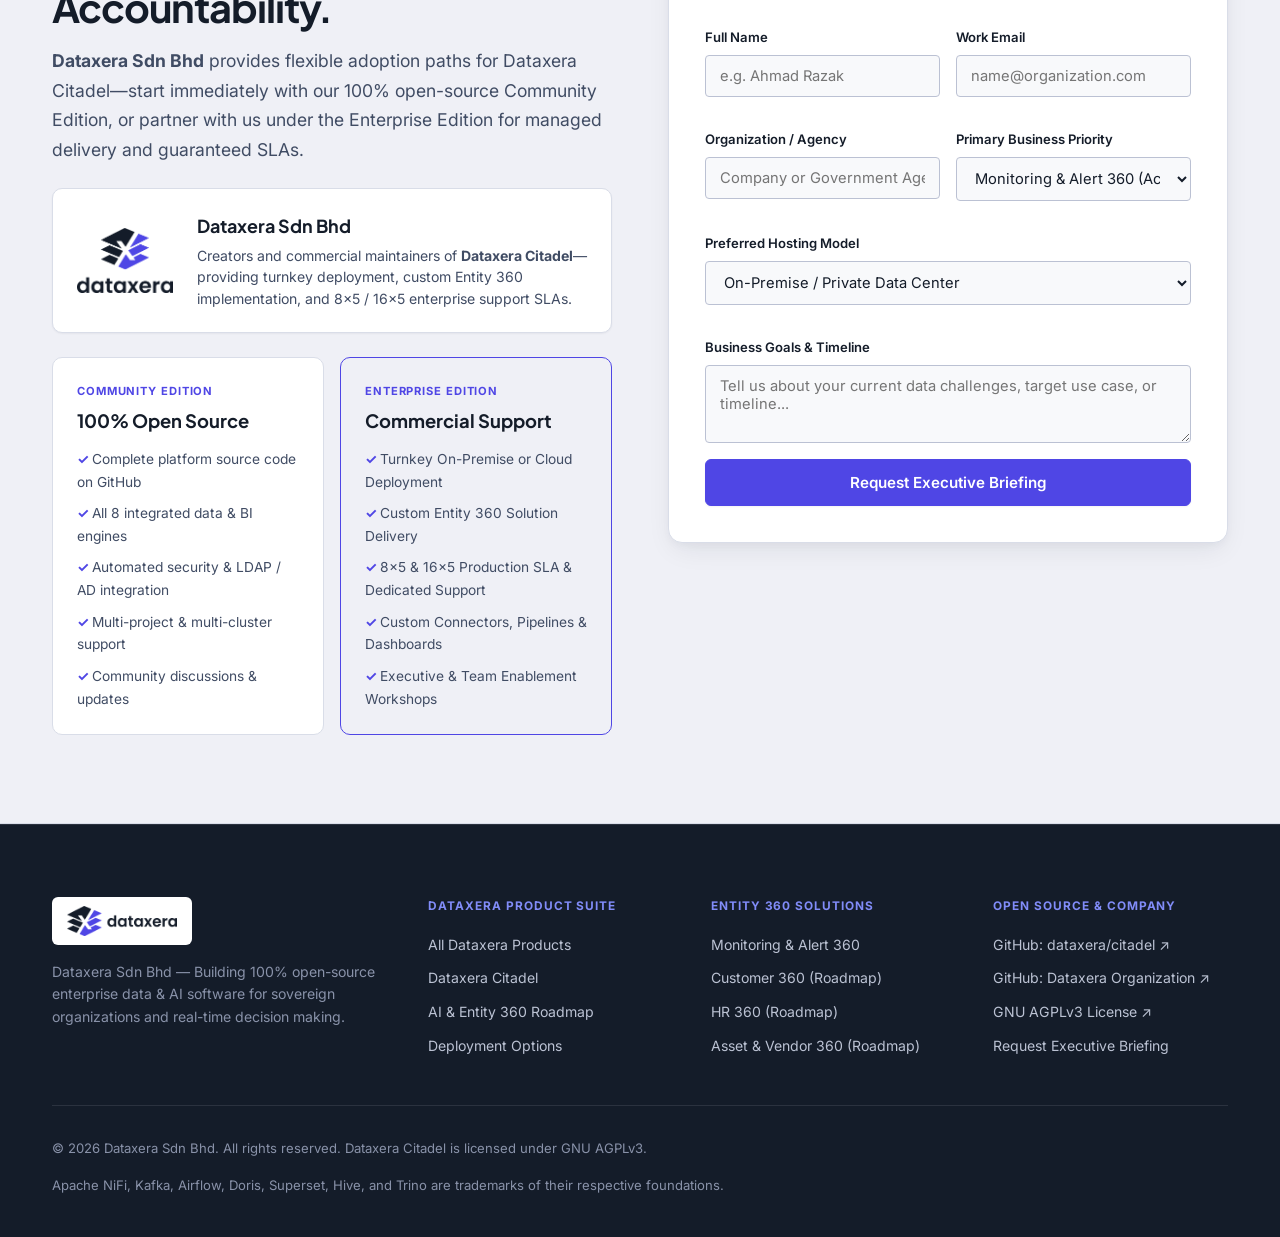
<file: products/citadel/index.html>
<!DOCTYPE html>
<html lang="en">
<head>
  <meta charset="UTF-8" />
  <meta name="viewport" content="width=device-width, initial-scale=1.0" />
  <title>Dataxera Citadel | 100% Open Source Enterprise Data Platform — Dataxera Sdn Bhd</title>
  <meta name="description" content="Dataxera Citadel by Dataxera Sdn Bhd is a 100% open-source enterprise data &amp; AI platform built on Kubernetes—designed for Enterprise Entity 360 including Natural Disaster 360, Customer 360, HR 360, and Asset 360." />
  <meta property="og:title" content="Dataxera Citadel — 100% Open Source Enterprise Data Platform" />
  <meta property="og:description" content="Unify enterprise data silos, eliminate vendor lock-in, and power Entity 360 decisions with Dataxera Citadel." />
  <meta property="og:type" content="website" />
  <meta property="og:url" content="https://dataxera.github.io/products/citadel/" />
  <meta property="og:image" content="https://dataxera.github.io/assets/dataxera-citadel.png" />
  <link rel="icon" type="image/png" href="../../assets/dataxera-icon.png" />

  <!-- Google Fonts: Plus Jakarta Sans, Inter, JetBrains Mono -->
  <link rel="preconnect" href="https://fonts.googleapis.com" />
  <link rel="preconnect" href="https://fonts.gstatic.com" crossorigin />
  <link href="https://fonts.googleapis.com/css2?family=Inter:wght@400;500;600;700&family=JetBrains+Mono:wght@500;600;700&family=Plus+Jakarta+Sans:wght@600;700;800&display=swap" rel="stylesheet" />

  <link rel="stylesheet" href="../../index.css" />
</head>
<body>

  <!-- Top Corporate Announcement Bar -->
  <div class="utility-bar" role="region" aria-label="Platform release status">
    <div class="container utility-bar-inner">
      <div class="utility-bar-left">
        <span class="release-tag">Dataxera Product Suite</span>
        <span>Dataxera Citadel — 100% Open Source Enterprise Data &amp; AI Platform</span>
      </div>
      <div class="utility-bar-right">
        <a href="../../index.html" id="util-suite-link">← All Dataxera Products</a>
        <a href="https://github.com/dataxera/citadel" target="_blank" rel="noopener noreferrer" id="util-github-link">View on GitHub ↗</a>
      </div>
    </div>
  </div>

  <!-- Primary Navigation Header -->
  <header class="site-header" id="site-header">
    <div class="container nav-inner">
      <a href="../../index.html" class="brand-lockup" id="nav-brand-link" aria-label="Dataxera Sdn Bhd Home">
        <img src="../../assets/dataxera-horizontal.png" alt="Dataxera" class="brand-horizontal-img" width="132" height="36" />
      </a>

      <div class="nav-actions" style="display: flex;">
        <a href="#company" class="btn btn-primary" id="header-contact-btn">Request Executive Briefing</a>
      </div>
    </div>
  </header>

  <main id="top">
    <!-- ======================================================================
         Hero Section — Dataxera Citadel Business Value + Outcome Stage
         ====================================================================== -->
    <section class="hero-section">
      <div class="container hero-layout">
        <div class="hero-copy">
          <a href="../../index.html#products" class="breadcrumb-link">← Back to Dataxera Product Suite</a>

          <div class="hero-product-lockup">
            <img src="../../assets/dataxera-citadel.png" alt="Dataxera Citadel Product Logo" class="hero-citadel-logo" width="169" height="44" />
            <div class="hero-lockup-divider" aria-hidden="true"></div>
            <div class="hero-lockup-meta">
              <span class="hero-lockup-kicker">Flagship Data Platform</span>
              <span class="hero-lockup-sub">100% Open Source • Zero Lock-In</span>
            </div>
          </div>

          <h1 class="hero-title">
            Unify Your Enterprise Data. Own Your Infrastructure.
          </h1>

          <p class="hero-description">
            <strong>Dataxera Citadel</strong> packages the world’s leading open-source data technologies—including <strong>NiFi</strong>, <strong>Kafka</strong>, <strong>Airflow</strong>, <strong>Trino</strong>, <strong>Apache Doris</strong>, and <strong>Superset</strong>—into one cohesive platform that runs anywhere on Kubernetes.
          </p>

          <div class="hero-cta-group">
            <a href="#company" class="btn btn-primary btn-lg" id="hero-briefing-cta">
              Schedule an Executive Briefing
            </a>
            <a href="#solutions" class="btn btn-secondary btn-lg" id="hero-solutions-cta">
              Explore Entity 360 Solutions
            </a>
          </div>

          <div class="hero-metrics-strip">
            <div class="hero-metric-item">
              <span class="hero-metric-value">100%</span>
              <span class="hero-metric-label">Open Source Core &amp; Full Data Ownership</span>
            </div>
            <div class="hero-metric-item">
              <span class="hero-metric-value">6x Faster</span>
              <span class="hero-metric-label">Time-to-Value vs. Custom Integration</span>
            </div>
            <div class="hero-metric-item">
              <span class="hero-metric-value">Zero</span>
              <span class="hero-metric-label">Per-Seat BI or Cloud Vendor Lock-In</span>
            </div>
            <div class="hero-metric-item">
              <span class="hero-metric-value">Anywhere</span>
              <span class="hero-metric-label">On-Premise, Sovereign or Public Cloud</span>
            </div>
          </div>
        </div>

        <!-- Interactive Executive Value Stage -->
        <div class="hero-stage" aria-label="Interactive Dataxera Citadel Business Value Overview">
          <div class="stage-toolbar">
            <div class="stage-context">
              <img src="../../assets/dataxera-icon.png" alt="" class="stage-context-icon" width="22" height="22" />
              <span>How Dataxera Citadel Delivers Value</span>
            </div>
            <div class="stage-mode-tabs" role="tablist">
              <button type="button" class="stage-tab-btn active" id="stage-tab-topology" data-stage-mode="topology" role="tab">
                From Data to Decision
              </button>
              <button type="button" class="stage-tab-btn" id="stage-tab-cp" data-stage-mode="control-plane" role="tab">
                Enterprise Readiness
              </button>
            </div>
          </div>

          <div class="stage-body">
            <!-- View 1: Business Value Flow -->
            <div class="topology-view active" id="hero-topology-view">
              <div class="flow-step-list">
                <button type="button" class="flow-step-card active" data-flow-step="collect" id="flow-step-collect">
                  <div class="flow-step-left">
                    <span class="flow-step-num">01</span>
                    <div>
                      <div class="flow-step-title">Collect &amp; Stream Any Data Source</div>
                      <div class="flow-step-sub">Databases, IoT sensors, ERP, CRM &amp; external APIs</div>
                    </div>
                  </div>
                  <span class="flow-step-tag">NiFi &amp; Kafka →</span>
                </button>

                <button type="button" class="flow-step-card" data-flow-step="govern" id="flow-step-govern">
                  <div class="flow-step-left">
                    <span class="flow-step-num">02</span>
                    <div>
                      <div class="flow-step-title">Automate &amp; Catalog With Confidence</div>
                      <div class="flow-step-sub">Reliable scheduled pipelines &amp; unified data definitions</div>
                    </div>
                  </div>
                  <span class="flow-step-tag">Airflow &amp; Catalog →</span>
                </button>

                <button type="button" class="flow-step-card" data-flow-step="analyze" id="flow-step-analyze">
                  <div class="flow-step-left">
                    <span class="flow-step-num">03</span>
                    <div>
                      <div class="flow-step-title">Analyze in Real Time Without Moving Data</div>
                      <div class="flow-step-sub">Sub-second reporting &amp; cross-department federation</div>
                    </div>
                  </div>
                  <span class="flow-step-tag">Trino, Doris &amp; PG →</span>
                </button>

                <button type="button" class="flow-step-card" data-flow-step="decide" id="flow-step-decide">
                  <div class="flow-step-left">
                    <span class="flow-step-num">04</span>
                    <div>
                      <div class="flow-step-title">Empower Leaders With Self-Service BI</div>
                      <div class="flow-step-sub">Executive scorecards, regional maps &amp; operational alerts</div>
                    </div>
                  </div>
                  <span class="flow-step-tag">Superset →</span>
                </button>
              </div>

              <div class="stage-insight-box" aria-live="polite">
                <div class="insight-box-title" id="hero-insight-title">01 // Automated Data Collection — Powered by Apache NiFi &amp; Kafka</div>
                <p class="insight-box-desc" id="hero-insight-desc">
                  Continuously gathers data from legacy databases, IoT sensors, cloud APIs, and enterprise applications into one reliable stream—replacing fragile manual file transfers and custom scripts.
                </p>
              </div>
            </div>

            <!-- View 2: Enterprise Readiness Guarantees -->
            <div class="control-plane-view" id="hero-cp-view">
              <div class="cp-grid">
                <div class="cp-card">
                  <div class="cp-card-top">
                    <span class="cp-service-name">Predictable Economics</span>
                    <span class="cp-state-badge">ZERO LOCK-IN</span>
                  </div>
                  <p class="cp-meta">
                    No escalating per-seat BI fees or proprietary cloud markups. Keep 100% ownership of your data and platform.
                  </p>
                </div>
                <div class="cp-card">
                  <div class="cp-card-top">
                    <span class="cp-service-name">Built-In Security &amp; LDAP / AD</span>
                    <span class="cp-state-badge">ENTERPRISE</span>
                  </div>
                  <p class="cp-meta">
                    Encrypted end-to-end out of the box, with seamless integration into your existing corporate LDAP / Active Directory.
                  </p>
                </div>
                <div class="cp-card">
                  <div class="cp-card-top">
                    <span class="cp-service-name">Departmental Isolation</span>
                    <span class="cp-state-badge">GOVERNED</span>
                  </div>
                  <p class="cp-meta">
                    Run multiple business units or agencies on one shared cluster while keeping data and access strictly separated.
                  </p>
                </div>
                <div class="cp-card">
                  <div class="cp-card-top">
                    <span class="cp-service-name">Always-On Resilience</span>
                    <span class="cp-state-badge">HIGH AVAILABILITY</span>
                  </div>
                  <p class="cp-meta">
                    Automated Kubernetes orchestration prevents accidental service disruptions and keeps mission-critical pipelines online.
                  </p>
                </div>
              </div>
              <div class="stage-insight-box">
                <div class="insight-box-title">Designed for CIOs, Data Leaders, and Public Sector Agencies</div>
                <p class="insight-box-desc">
                  Instead of spending 6–12 months stitching together separate open-source tools, Dataxera Citadel gives your teams a production-ready, unified foundation from day one.
                </p>
              </div>
            </div>
          </div>
        </div>
      </div>
    </section>

    <!-- ======================================================================
         Section 01 — Proven Open-Source Ecosystem (Business Capability View)
         ====================================================================== -->
    <section class="section-block section-dark" id="stack">
      <div class="container">
        <div class="section-header-split">
          <div>
            <div class="section-kicker">01 // PROVEN OPEN-SOURCE ECOSYSTEM</div>
            <h2 class="section-title">
              Industry-Standard Engines, Seamlessly Integrated for Your Teams.
            </h2>
          </div>
          <p class="section-lead">
            Rather than relying on a single vendor’s proprietary black box, Dataxera Citadel brings together eight globally trusted open-source technologies into one cohesive platform. Click any capability to see how it supports your organization.
          </p>
        </div>

        <div class="stack-filter-bar">
          <div class="filter-buttons" role="group" aria-label="Filter platform capabilities">
            <button type="button" class="filter-btn active" data-filter="all" id="filter-all">All Capabilities (8)</button>
            <button type="button" class="filter-btn" data-filter="ingestion" id="filter-ingestion">Collection &amp; Streaming (2)</button>
            <button type="button" class="filter-btn" data-filter="orchestration" id="filter-orchestration">Automation &amp; Catalog (2)</button>
            <button type="button" class="filter-btn" data-filter="compute" id="filter-compute">Analytics &amp; Storage (3)</button>
            <button type="button" class="filter-btn" data-filter="bi" id="filter-bi">Executive BI (1)</button>
          </div>
          <a href="https://github.com/dataxera/citadel" target="_blank" rel="noopener noreferrer" class="btn btn-dark-surface" id="view-stack-yaml-btn">
            Technical Specs on GitHub ↗
          </a>
        </div>

        <div class="stack-workspace">
          <!-- Left: Business Capability Cards -->
          <div class="stack-catalog-grid" id="stack-catalog-grid" aria-label="Integrated open-source platform capabilities">
            <!-- Populated dynamically by app.js -->
          </div>

          <!-- Right: Executive Capability Brief -->
          <aside class="stack-dossier" aria-live="polite">
            <div class="dossier-header">
              <div class="dossier-kicker" id="dossier-category">Automated Data Collection &amp; Routing</div>
              <h3 class="dossier-title" id="dossier-title">Apache NiFi</h3>
              <p class="dossier-desc" id="dossier-desc">
                Apache NiFi acts as the universal intake valve for your organization.
              </p>
            </div>

            <div class="dossier-benefits-list">
              <div class="dossier-benefit-item">
                <div class="benefit-label">Business Impact</div>
                <div class="benefit-text" id="dossier-value">Eliminates months of custom integration coding and prevents silent data loss.</div>
              </div>
              <div class="dossier-benefit-item">
                <div class="benefit-label">Ideal Use Cases</div>
                <div class="benefit-text" id="dossier-ideal">IoT sensor networks, legacy system integration, multi-agency data sharing.</div>
              </div>
              <div class="dossier-benefit-item">
                <div class="benefit-label">Security &amp; Governance</div>
                <div class="benefit-text" id="dossier-governance">Built-in data provenance tracks where every record came from and how it was transformed.</div>
              </div>
            </div>

            <div class="dossier-enterprise-note">
              <strong>Managed by Citadel:</strong> Automatically deployed, encrypted, and connected to the rest of your data platform on Kubernetes—saving your engineering team months of manual configuration.
            </div>
          </aside>
        </div>
      </div>
    </section>

    <!-- ======================================================================
         Section 02 — Deployment Flexibility & Infrastructure Sovereignty
         ====================================================================== -->
    <section class="section-block" id="deployment">
      <div class="container">
        <div class="section-header-split">
          <div>
            <div class="section-kicker">02 // DEPLOYMENT FLEXIBILITY</div>
            <h2 class="section-title">
              Run Where Your Business &amp; Compliance Rules Demand.
            </h2>
          </div>
          <p class="section-lead">
            Because Dataxera Citadel is built on standard Kubernetes, your organization is never trapped in a single hosting model. Start on-premise, expand to the cloud, or operate air-gapped sovereign environments.
          </p>
        </div>

        <div class="deployment-options-grid">
          <article class="deployment-card">
            <div>
              <div class="deploy-kicker">OPTION 01 // ON-PREMISE &amp; PRIVATE CLOUD</div>
              <h3 class="deploy-title">Your Own Data Center</h3>
              <p class="deploy-desc">
                Ideal for government agencies, banks, and regulated enterprises that require sensitive data to remain strictly inside physical walls or air-gapped networks.
              </p>
            </div>
            <ul class="deploy-highlights">
              <li>Eliminates recurring public cloud egress &amp; compute fees</li>
              <li>Supports lightweight bare-metal Kubernetes (k3s)</li>
              <li>Full physical and regulatory data residency</li>
            </ul>
          </article>

          <article class="deployment-card featured">
            <div>
              <div class="deploy-kicker">OPTION 02 // PUBLIC CLOUD KUBERNETES</div>
              <h3 class="deploy-title">AWS, Google Cloud &amp; Azure</h3>
              <p class="deploy-desc">
                Deploy Citadel onto your existing cloud Kubernetes service to leverage elastic cloud compute—without locking yourself into proprietary cloud-only data warehouses.
              </p>
            </div>
            <ul class="deploy-highlights">
              <li>Portable across AWS EKS, Google GKE, and Azure AKS</li>
              <li>Store data in open formats inside your own cloud buckets</li>
              <li>Negotiate cloud infrastructure purely as a commodity</li>
            </ul>
          </article>
        </div>
      </div>
    </section>

    <!-- ======================================================================
         Section 03 — Editions & Executive Briefing
         ====================================================================== -->
    <section class="section-block section-subtle" id="company">
      <div class="container corporate-grid">
        <div>
          <div class="section-kicker">03 // EDITIONS &amp; ENTERPRISE SUPPORT</div>
          <h2 class="section-title">
            Open Source Freedom. Enterprise-Grade Accountability.
          </h2>
          <p class="section-lead">
            <strong>Dataxera Sdn Bhd</strong> provides flexible adoption paths for Dataxera Citadel—start immediately with our 100% open-source Community Edition, or partner with us under the Enterprise Edition for managed delivery and guaranteed SLAs.
          </p>

          <div class="corporate-brand-showcase">
            <img src="../../assets/dataxera.png" alt="Dataxera Sdn Bhd Corporate Emblem" class="corporate-stacked-logo" width="96" height="65" />
            <div class="corporate-brand-meta">
              <h3>Dataxera Sdn Bhd</h3>
              <p>Creators and commercial maintainers of <strong>Dataxera Citadel</strong>—providing turnkey deployment, custom Entity 360 implementation, and 8x5 / 16x5 enterprise support SLAs.</p>
            </div>
          </div>

          <div class="tier-comparison">
            <div class="tier-box">
              <div class="tier-label">COMMUNITY EDITION</div>
              <div class="tier-name">100% Open Source</div>
              <ul class="tier-list">
                <li>Complete platform source code on GitHub</li>
                <li>All 8 integrated data &amp; BI engines</li>
                <li>Automated security &amp; LDAP / AD integration</li>
                <li>Multi-project &amp; multi-cluster support</li>
                <li>Community discussions &amp; updates</li>
              </ul>
            </div>

            <div class="tier-box enterprise-tier">
              <div class="tier-label">ENTERPRISE EDITION</div>
              <div class="tier-name">Commercial Support</div>
              <ul class="tier-list">
                <li>Turnkey On-Premise or Cloud Deployment</li>
                <li>Custom Entity 360 Solution Delivery</li>
                <li>8x5 &amp; 16x5 Production SLA &amp; Dedicated Support</li>
                <li>Custom Connectors, Pipelines &amp; Dashboards</li>
                <li>Executive &amp; Team Enablement Workshops</li>
              </ul>
            </div>
          </div>
        </div>

        <!-- Interactive Enterprise Briefing Request Card -->
        <div class="inquiry-card">
          <h3>Request an Executive Briefing</h3>
          <p>
            Connect with <strong>Dataxera Sdn Bhd</strong> to discuss how Dataxera Citadel can unify your data, reduce platform costs, or power your Enterprise Entity 360 initiatives.
          </p>

          <form id="enterprise-inquiry-form">
            <div class="form-grid">
              <div class="form-group">
                <label class="form-label" for="inquiry-name">Full Name</label>
                <input class="form-input" type="text" id="inquiry-name" name="name" placeholder="e.g. Ahmad Razak" required />
              </div>

              <div class="form-group">
                <label class="form-label" for="inquiry-email">Work Email</label>
                <input class="form-input" type="email" id="inquiry-email" name="email" placeholder="name@organization.com" required />
              </div>

              <div class="form-group">
                <label class="form-label" for="inquiry-org">Organization / Agency</label>
                <input class="form-input" type="text" id="inquiry-org" name="organization" placeholder="Company or Government Agency" required />
              </div>

              <div class="form-group">
                <label class="form-label" for="inquiry-usecase">Primary Business Priority</label>
                <select class="form-select" id="inquiry-usecase" name="usecase">
                  <option value="Monitoring &amp; Alert 360 (Active Focus)">Monitoring &amp; Alert 360 (Active Focus)</option>
                  <option value="Consolidate Enterprise Data Platform">Consolidate Enterprise Data Platform</option>
                  <option value="Customer 360 (Future Roadmap)">Customer 360 (Future Roadmap)</option>
                  <option value="HR 360 (Future Roadmap)">HR 360 (Future Roadmap)</option>
                  <option value="Asset &amp; Vendor 360 (Future Roadmap)">Asset &amp; Vendor 360 (Future Roadmap)</option>
                </select>
              </div>

              <div class="form-group full-width">
                <label class="form-label" for="inquiry-env">Preferred Hosting Model</label>
                <select class="form-select" id="inquiry-env" name="environment">
                  <option value="On-Premise / Private Data Center">On-Premise / Private Data Center</option>
                  <option value="Public Cloud (AWS / Google Cloud / Azure)">Public Cloud (AWS / Google Cloud / Azure)</option>
                  <option value="Hybrid / Multi-Site">Hybrid / Multi-Site</option>
                </select>
              </div>

              <div class="form-group full-width">
                <label class="form-label" for="inquiry-notes">Business Goals &amp; Timeline</label>
                <textarea class="form-textarea" id="inquiry-notes" name="notes" rows="3" placeholder="Tell us about your current data challenges, target use case, or timeline..."></textarea>
              </div>
            </div>

            <button type="submit" class="btn btn-primary btn-lg" id="submit-inquiry-btn" style="width: 100%;">
              Request Executive Briefing
            </button>

            <div class="form-feedback" id="inquiry-feedback" role="status" aria-live="polite"></div>
          </form>
        </div>
      </div>
    </section>
  </main>

  <!-- Corporate Footer -->
  <footer class="site-footer">
    <div class="container">
      <div class="footer-grid">
        <div>
          <div class="footer-logo-badge">
            <img src="../../assets/dataxera-horizontal.png" alt="Dataxera Sdn Bhd" class="footer-logo-img" width="110" height="30" />
          </div>
          <p class="footer-brand-desc">
            Dataxera Sdn Bhd — Building 100% open-source enterprise data &amp; AI software for sovereign organizations and real-time decision making.
          </p>
        </div>

        <div>
          <div class="footer-col-title">Dataxera Product Suite</div>
          <ul class="footer-links">
            <li><a href="../../index.html#products" id="footer-link-suite">All Dataxera Products</a></li>
            <li><a href="#top" id="footer-link-citadel">Dataxera Citadel</a></li>
            <li><a href="../../index.html#roadmap" id="footer-link-roadmap">AI &amp; Entity 360 Roadmap</a></li>
            <li><a href="#deployment" id="footer-link-deploy">Deployment Options</a></li>
          </ul>
        </div>

        <div>
          <div class="footer-col-title">Entity 360 Solutions</div>
          <ul class="footer-links">
            <li><a href="../../index.html#solutions" id="footer-link-disaster">Monitoring &amp; Alert 360</a></li>
            <li><a href="../../index.html#solutions" id="footer-link-customer360">Customer 360 (Roadmap)</a></li>
            <li><a href="../../index.html#solutions" id="footer-link-hr360">HR 360 (Roadmap)</a></li>
            <li><a href="../../index.html#solutions" id="footer-link-asset360">Asset &amp; Vendor 360 (Roadmap)</a></li>
          </ul>
        </div>

        <div>
          <div class="footer-col-title">Open Source &amp; Company</div>
          <ul class="footer-links">
            <li><a href="https://github.com/dataxera/citadel" target="_blank" rel="noopener noreferrer" id="footer-link-repo">GitHub: dataxera/citadel ↗</a></li>
            <li><a href="https://github.com/dataxera" target="_blank" rel="noopener noreferrer" id="footer-link-org">GitHub: Dataxera Organization ↗</a></li>
            <li><a href="https://github.com/dataxera/citadel/blob/main/LICENSE.txt" target="_blank" rel="noopener noreferrer" id="footer-link-license">GNU AGPLv3 License ↗</a></li>
            <li><a href="#company" id="footer-link-contact">Request Executive Briefing</a></li>
          </ul>
        </div>
      </div>

      <div class="footer-bottom">
        <span>&copy; 2026 Dataxera Sdn Bhd. All rights reserved. Dataxera Citadel is licensed under GNU AGPLv3.</span>
        <span>Apache NiFi, Kafka, Airflow, Doris, Superset, Hive, and Trino are trademarks of their respective foundations.</span>
      </div>
    </div>
  </footer>

  <script src="../../app.js"></script>
</body>
</html>
</file>
<file: index.css>
/* ==========================================================================
   Dataxera Sdn Bhd — Corporate & Dataxera Citadel Platform Design System
   Brand Palette Derived from Official Dataxera Logo Assets:
   - Primary Slate-Navy: #141c29 (rgb(20, 28, 41) / hsl(217, 34%, 12%))
   - Primary Brand Indigo: #4f46e5 (rgb(79, 70, 229) / hsl(243, 75%, 59%))
   ========================================================================== */

:root {
  /* Light Editorial Surfaces (Harmonized Cool-Indigo Neutrals) */
  --bg-canvas: hsl(228, 30%, 98%);
  --bg-surface: hsl(0, 0%, 100%);
  --bg-subtle: hsl(228, 28%, 95%);
  --bg-elevated: hsl(228, 24%, 91.5%);

  /* Dark Architectural Surfaces (Anchored to #141c29 Brand Slate-Navy) */
  --bg-obsidian: hsl(222, 40%, 8%);
  --bg-obsidian-surface: #141c29;
  --bg-obsidian-elevated: hsl(222, 32%, 16%);
  --bg-obsidian-subtle: hsl(222, 28%, 21%);

  /* Typography Colors */
  --text-primary: #141c29;
  --text-secondary: hsl(220, 22%, 32%);
  --text-muted: hsl(220, 15%, 46%);
  --text-on-dark: hsl(225, 35%, 97%);
  --text-on-dark-secondary: hsl(222, 22%, 78%);
  --text-on-dark-muted: hsl(222, 16%, 60%);

  /* Official Dataxera Brand Palette (#4f46e5 Indigo & #141c29 Slate-Navy) */
  --brand-navy: #141c29;
  --brand-accent: #4f46e5;
  --brand-accent-hover: #4338ca;
  --brand-accent-deep: #3730a3;
  --brand-accent-bright: #818cf8;
  --brand-accent-soft: hsl(239, 84%, 95%);
  --brand-accent-subtle: hsla(243, 75%, 59%, 0.1);

  /* Structural Hairline Borders */
  --border-light: hsl(224, 24%, 88%);
  --border-light-strong: hsl(224, 22%, 78%);
  --border-dark: hsla(228, 35%, 95%, 0.1);
  --border-dark-strong: hsla(228, 35%, 95%, 0.18);

  /* Typography Families */
  --font-display: 'Plus Jakarta Sans', -apple-system, BlinkMacSystemFont, 'Segoe UI', sans-serif;
  --font-sans: 'Inter', -apple-system, BlinkMacSystemFont, 'Segoe UI', sans-serif;
  --font-mono: 'JetBrains Mono', 'SFMono-Regular', Consolas, monospace;

  /* Spacing & Layout */
  --container-max: 1240px;
  --radius-xs: 4px;
  --radius-sm: 6px;
  --radius-md: 10px;
  --radius-lg: 14px;

  /* Depth & Elevation */
  --shadow-xs: 0 1px 2px rgba(20, 28, 41, 0.05);
  --shadow-sm: 0 2px 6px rgba(20, 28, 41, 0.06), 0 1px 2px rgba(20, 28, 41, 0.04);
  --shadow-md: 0 10px 28px -6px rgba(20, 28, 41, 0.09), 0 4px 10px -2px rgba(20, 28, 41, 0.04);
  --shadow-lg: 0 22px 48px -12px rgba(20, 28, 41, 0.16), 0 6px 16px -4px rgba(20, 28, 41, 0.07);

  /* Transitions */
  --ease-out: cubic-bezier(0.16, 1, 0.3, 1);
}

/* Reset & Base */
*, *::before, *::after {
  box-sizing: border-box;
  margin: 0;
  padding: 0;
}

html {
  scroll-behavior: smooth;
  font-size: 16px;
  -webkit-font-smoothing: antialiased;
  -moz-osx-font-smoothing: grayscale;
}

body {
  font-family: var(--font-sans);
  background-color: var(--bg-canvas);
  color: var(--text-primary);
  line-height: 1.65;
  overflow-x: hidden;
}

a {
  color: inherit;
  text-decoration: none;
  transition: color 0.18s var(--ease-out);
}

button {
  font-family: inherit;
  cursor: pointer;
  border: none;
  background: none;
}

ul, ol {
  list-style: none;
}

/* Layout Containers */
.container {
  width: 100%;
  max-width: var(--container-max);
  margin: 0 auto;
  padding: 0 2rem;
}

/* Editorial Section Header Architecture */
.section-kicker {
  display: inline-flex;
  align-items: center;
  gap: 0.75rem;
  font-family: var(--font-sans);
  font-size: 0.78rem;
  font-weight: 700;
  letter-spacing: 0.1em;
  text-transform: uppercase;
  color: var(--brand-accent);
  margin-bottom: 0.85rem;
}

.section-kicker::before {
  content: "";
  display: inline-block;
  width: 24px;
  height: 2px;
  background-color: currentColor;
}

.section-dark .section-kicker {
  color: var(--brand-accent-bright);
}

.section-title {
  font-family: var(--font-display);
  font-size: clamp(1.85rem, 3.1vw, 2.65rem);
  font-weight: 700;
  letter-spacing: -0.028em;
  line-height: 1.16;
  color: var(--brand-navy);
  margin-bottom: 1rem;
}

.section-dark .section-title {
  color: var(--text-on-dark);
}

.section-lead {
  font-size: 1.1rem;
  line-height: 1.68;
  color: var(--text-secondary);
  max-width: 66ch;
}

.section-dark .section-lead {
  color: var(--text-on-dark-secondary);
}

/* Top Corporate Announcement Bar */
.utility-bar {
  background-color: var(--brand-navy);
  color: var(--text-on-dark-secondary);
  border-bottom: 1px solid var(--border-dark);
  font-size: 0.8125rem;
  padding: 0.55rem 0;
}

.utility-bar-inner {
  display: flex;
  align-items: center;
  justify-content: space-between;
  gap: 1rem;
  flex-wrap: wrap;
}

.utility-bar-left {
  display: flex;
  align-items: center;
  gap: 0.85rem;
}

.release-tag {
  font-size: 0.72rem;
  font-weight: 700;
  color: #ffffff;
  background: var(--brand-accent);
  padding: 0.16rem 0.6rem;
  border-radius: var(--radius-xs);
  letter-spacing: 0.04em;
  text-transform: uppercase;
}

.utility-bar-right {
  display: flex;
  align-items: center;
  gap: 1.5rem;
  font-size: 0.78rem;
  font-weight: 500;
}

.utility-bar-right a:hover {
  color: var(--brand-accent-bright);
}

/* Primary Navigation Header */
.site-header {
  position: sticky;
  top: 0;
  z-index: 100;
  background-color: hsla(0, 0%, 100%, 0.94);
  backdrop-filter: blur(12px);
  -webkit-backdrop-filter: blur(12px);
  border-bottom: 1px solid var(--border-light);
  transition: box-shadow 0.2s var(--ease-out), background-color 0.2s var(--ease-out);
}

.site-header.scrolled {
  background-color: hsla(0, 0%, 100%, 0.98);
  box-shadow: var(--shadow-sm);
}

.nav-inner {
  display: flex;
  align-items: center;
  justify-content: space-between;
  height: 4.75rem;
  gap: 1.5rem;
}

.brand-lockup {
  display: inline-flex;
  align-items: center;
  gap: 0.75rem;
}

.brand-horizontal-img {
  height: 36px;
  width: auto;
  display: block;
}

.brand-sdn-bhd-tag {
  font-size: 0.68rem;
  font-weight: 700;
  letter-spacing: 0.08em;
  text-transform: uppercase;
  color: var(--brand-accent);
  background-color: var(--brand-accent-soft);
  padding: 0.22rem 0.5rem;
  border-radius: var(--radius-xs);
  line-height: 1;
}

.nav-links {
  display: flex;
  align-items: center;
  gap: 1.85rem;
}

.nav-link {
  font-size: 0.92rem;
  font-weight: 500;
  color: var(--text-secondary);
  padding: 0.35rem 0;
  position: relative;
}

.nav-link:hover,
.nav-link.active {
  color: var(--brand-navy);
}

.nav-link::after {
  content: "";
  position: absolute;
  bottom: -2px;
  left: 0;
  width: 100%;
  height: 2px;
  background-color: var(--brand-accent);
  transform: scaleX(0);
  transform-origin: right;
  transition: transform 0.22s var(--ease-out);
}

.nav-link:hover::after,
.nav-link.active::after {
  transform: scaleX(1);
  transform-origin: left;
}

.nav-actions {
  display: flex;
  align-items: center;
  gap: 0.75rem;
}

.mobile-menu-toggle {
  display: none;
  padding: 0.5rem;
  color: var(--text-primary);
  border: 1px solid var(--border-light);
  border-radius: var(--radius-sm);
}

/* Buttons */
.btn {
  display: inline-flex;
  align-items: center;
  justify-content: center;
  gap: 0.55rem;
  font-family: var(--font-sans);
  font-size: 0.875rem;
  font-weight: 600;
  line-height: 1;
  padding: 0.78rem 1.3rem;
  border-radius: var(--radius-sm);
  transition: all 0.18s var(--ease-out);
  white-space: nowrap;
}

.btn-primary {
  background-color: var(--brand-accent);
  color: #ffffff;
  border: 1px solid var(--brand-accent);
  box-shadow: var(--shadow-xs);
}

.btn-primary:hover {
  background-color: var(--brand-accent-hover);
  border-color: var(--brand-accent-hover);
  transform: translateY(-1px);
  box-shadow: var(--shadow-sm);
}

.btn-secondary {
  background-color: var(--bg-surface);
  color: var(--text-primary);
  border: 1px solid var(--border-light-strong);
}

.btn-secondary:hover {
  background-color: var(--bg-subtle);
  border-color: var(--brand-accent);
  color: var(--brand-accent);
}

.btn-dark-surface {
  background-color: var(--bg-obsidian-elevated);
  color: var(--text-on-dark);
  border: 1px solid var(--border-dark-strong);
}

.btn-dark-surface:hover {
  background-color: var(--brand-accent);
  border-color: var(--brand-accent);
  color: #ffffff;
}

.btn-lg {
  font-size: 0.95rem;
  padding: 0.95rem 1.6rem;
}

/* ==========================================================================
   Hero Section — Business Value Proposition + Executive Outcome Stage
   ========================================================================== */
.hero-section {
  padding: 4.5rem 0 5.25rem;
  border-bottom: 1px solid var(--border-light);
  background: linear-gradient(180deg, var(--bg-surface) 0%, var(--bg-canvas) 100%);
}

.hero-layout {
  display: grid;
  grid-template-columns: 1.08fr 1.12fr;
  gap: 3.5rem;
  align-items: center;
}

.hero-product-lockup {
  display: inline-flex;
  align-items: center;
  gap: 1.1rem;
  padding: 0.75rem 1.15rem;
  background-color: var(--bg-surface);
  border: 1px solid var(--border-light);
  border-radius: var(--radius-md);
  box-shadow: var(--shadow-xs);
  margin-bottom: 1.5rem;
}

.hero-citadel-logo {
  height: 44px;
  width: auto;
  display: block;
}

.hero-lockup-divider {
  width: 1px;
  height: 28px;
  background-color: var(--border-light);
}

.hero-lockup-meta {
  display: flex;
  flex-direction: column;
  gap: 0.1rem;
}

.hero-lockup-kicker {
  font-size: 0.7rem;
  font-weight: 700;
  text-transform: uppercase;
  letter-spacing: 0.08em;
  color: var(--brand-accent);
}

.hero-lockup-sub {
  font-size: 0.78rem;
  color: var(--text-muted);
}

.hero-title {
  font-family: var(--font-display);
  font-size: clamp(2.25rem, 4vw, 3.35rem);
  font-weight: 800;
  letter-spacing: -0.03em;
  line-height: 1.1;
  color: var(--brand-navy);
  margin-bottom: 1.25rem;
}

.hero-description {
  font-size: 1.125rem;
  line-height: 1.68;
  color: var(--text-secondary);
  margin-bottom: 2rem;
  max-width: 56ch;
}

.hero-cta-group {
  display: flex;
  align-items: center;
  gap: 0.85rem;
  flex-wrap: wrap;
  margin-bottom: 2.5rem;
}

.hero-metrics-strip {
  display: grid;
  grid-template-columns: repeat(4, 1fr);
  gap: 1.25rem;
  padding-top: 1.75rem;
  border-top: 1px solid var(--border-light);
}

.hero-metric-item {
  display: flex;
  flex-direction: column;
  gap: 0.2rem;
}

.hero-metric-value {
  font-family: var(--font-display);
  font-size: 1.35rem;
  font-weight: 800;
  color: var(--brand-navy);
  letter-spacing: -0.02em;
}

.hero-metric-label {
  font-size: 0.8rem;
  font-weight: 500;
  color: var(--text-muted);
  line-height: 1.35;
}

/* Executive Value Stage in Hero */
.hero-stage {
  background-color: var(--bg-obsidian);
  color: var(--text-on-dark);
  border-radius: var(--radius-lg);
  border: 1px solid var(--border-dark-strong);
  box-shadow: var(--shadow-lg);
  overflow: hidden;
}

.stage-toolbar {
  display: flex;
  align-items: center;
  justify-content: space-between;
  padding: 0.9rem 1.35rem;
  background-color: var(--bg-obsidian-surface);
  border-bottom: 1px solid var(--border-dark);
  gap: 1rem;
  flex-wrap: wrap;
}

.stage-context {
  display: flex;
  align-items: center;
  gap: 0.65rem;
  font-size: 0.8rem;
  font-weight: 600;
  color: var(--text-on-dark);
}

.stage-context-icon {
  width: 22px;
  height: 22px;
  border-radius: 4px;
  background-color: #ffffff;
  padding: 2px;
}

.stage-mode-tabs {
  display: flex;
  background-color: var(--bg-obsidian);
  padding: 0.22rem;
  border-radius: var(--radius-xs);
  border: 1px solid var(--border-dark);
}

.stage-tab-btn {
  font-size: 0.76rem;
  font-weight: 600;
  color: var(--text-on-dark-muted);
  padding: 0.38rem 0.85rem;
  border-radius: 3px;
  transition: all 0.15s ease;
}

.stage-tab-btn.active {
  background-color: var(--brand-accent);
  color: #ffffff;
}

.stage-body {
  padding: 1.5rem;
}

/* Business Flow Interactive View */
.topology-view,
.control-plane-view {
  display: none;
}

.topology-view.active {
  display: block;
}

.control-plane-view.active {
  display: flex;
  flex-direction: column;
  gap: 1rem;
}

.flow-step-list {
  display: flex;
  flex-direction: column;
  gap: 0.75rem;
}

.flow-step-card {
  width: 100%;
  text-align: left;
  background-color: var(--bg-obsidian-surface);
  border: 1px solid var(--border-dark);
  border-radius: var(--radius-md);
  padding: 1rem 1.15rem;
  display: flex;
  align-items: center;
  justify-content: space-between;
  gap: 1rem;
  transition: all 0.16s var(--ease-out);
}

.flow-step-card:hover,
.flow-step-card.active {
  background-color: var(--bg-obsidian-elevated);
  border-color: var(--brand-accent-bright);
}

.flow-step-left {
  display: flex;
  align-items: flex-start;
  gap: 0.9rem;
}

.flow-step-num {
  font-family: var(--font-mono);
  font-size: 0.75rem;
  font-weight: 700;
  color: var(--brand-accent-bright);
  background: hsla(243, 84%, 68%, 0.16);
  padding: 0.28rem 0.5rem;
  border-radius: var(--radius-xs);
  flex-shrink: 0;
}

.flow-step-title {
  font-family: var(--font-display);
  font-size: 0.98rem;
  font-weight: 700;
  color: var(--text-on-dark);
  margin-bottom: 0.15rem;
}

.flow-step-sub {
  font-size: 0.82rem;
  color: var(--text-on-dark-secondary);
}

.flow-step-tag {
  font-size: 0.72rem;
  font-weight: 600;
  color: var(--brand-accent-bright);
  white-space: nowrap;
}

.stage-insight-box {
  margin-top: 1rem;
  padding: 1rem 1.15rem;
  background-color: var(--bg-obsidian-surface);
  border: 1px solid var(--border-dark-strong);
  border-radius: var(--radius-sm);
}

.insight-box-title {
  font-size: 0.82rem;
  font-weight: 700;
  color: var(--brand-accent-bright);
  margin-bottom: 0.3rem;
}

.insight-box-desc {
  font-size: 0.86rem;
  color: var(--text-on-dark-secondary);
  line-height: 1.55;
}

/* Executive Readiness View */
.cp-grid {
  display: grid;
  grid-template-columns: repeat(2, 1fr);
  gap: 0.75rem;
}

.cp-card {
  background-color: var(--bg-obsidian-surface);
  border: 1px solid var(--border-dark);
  border-radius: var(--radius-sm);
  padding: 0.95rem 1.05rem;
}

.cp-card-top {
  display: flex;
  align-items: center;
  justify-content: space-between;
  margin-bottom: 0.45rem;
  gap: 0.5rem;
}

.cp-service-name {
  font-weight: 700;
  font-size: 0.9rem;
  color: var(--text-on-dark);
}

.cp-state-badge {
  font-size: 0.68rem;
  font-weight: 700;
  color: var(--brand-accent-bright);
  background: hsla(243, 84%, 68%, 0.18);
  padding: 0.15rem 0.5rem;
  border-radius: 3px;
  white-space: nowrap;
}

.cp-meta {
  font-size: 0.8rem;
  color: var(--text-on-dark-secondary);
  line-height: 1.48;
}

/* ==========================================================================
   Corporate Product Suite Grid (Extensible Multi-Product Architecture)
   ========================================================================== */
.suite-grid {
  display: grid;
  grid-template-columns: repeat(2, 1fr);
  gap: 1.5rem;
  margin-top: 2.5rem;
}

.product-suite-card {
  background-color: var(--bg-surface);
  border: 1px solid var(--border-light);
  border-radius: var(--radius-lg);
  padding: 2.25rem;
  box-shadow: var(--shadow-sm);
  display: flex;
  flex-direction: column;
  justify-content: space-between;
  gap: 1.75rem;
  transition: transform 0.2s var(--ease-out), box-shadow 0.2s var(--ease-out), border-color 0.2s var(--ease-out);
}

.product-suite-card:hover {
  transform: translateY(-2px);
  box-shadow: var(--shadow-md);
  border-color: var(--brand-accent);
}

.product-suite-card.featured-product {
  border-color: var(--brand-accent);
  box-shadow: var(--shadow-md);
}

.product-suite-card.upcoming-product {
  background-color: var(--bg-canvas);
  border-style: dashed;
  box-shadow: none;
}

.product-suite-card.upcoming-product:hover {
  transform: none;
  box-shadow: none;
  border-color: var(--border-light-strong);
}

.product-card-top {
  display: flex;
  align-items: center;
  justify-content: space-between;
  gap: 1rem;
  margin-bottom: 1.25rem;
}

.product-card-logo {
  height: 38px;
  width: auto;
  display: block;
}

.product-status-pill {
  font-size: 0.7rem;
  font-weight: 700;
  text-transform: uppercase;
  letter-spacing: 0.08em;
  padding: 0.25rem 0.65rem;
  border-radius: var(--radius-xs);
  background-color: var(--brand-accent-soft);
  color: var(--brand-accent);
}

.product-status-pill.planned {
  background-color: var(--bg-subtle);
  color: var(--text-muted);
}

.product-card-title {
  font-family: var(--font-display);
  font-size: 1.38rem;
  font-weight: 700;
  color: var(--brand-navy);
  margin-bottom: 0.65rem;
}

.product-card-desc {
  font-size: 0.96rem;
  color: var(--text-secondary);
  line-height: 1.62;
}

.product-card-highlights {
  margin-top: 1.25rem;
  display: flex;
  flex-direction: column;
  gap: 0.45rem;
  font-size: 0.86rem;
  color: var(--text-secondary);
}

.product-card-highlights li::before {
  content: "✓ ";
  color: var(--brand-accent);
  font-weight: 700;
}

.product-card-footer {
  padding-top: 1.25rem;
  border-top: 1px solid var(--border-light);
  display: flex;
  align-items: center;
  justify-content: space-between;
  gap: 1rem;
  flex-wrap: wrap;
}

.breadcrumb-link {
  display: inline-flex;
  align-items: center;
  gap: 0.4rem;
  font-size: 0.82rem;
  font-weight: 600;
  color: var(--brand-accent);
  margin-bottom: 1.25rem;
}

.breadcrumb-link:hover {
  color: var(--brand-navy);
}

/* ==========================================================================
   Section 01 — Executive Business Value Pillars
   ========================================================================== */
.section-block {
  padding: 5.5rem 0;
  border-bottom: 1px solid var(--border-light);
}

.section-dark {
  background-color: var(--bg-obsidian);
  color: var(--text-on-dark);
  border-bottom: 1px solid var(--border-dark);
}

.section-subtle {
  background-color: var(--bg-subtle);
}

.section-header-split {
  display: grid;
  grid-template-columns: 1.05fr 0.95fr;
  gap: 3rem;
  align-items: end;
  margin-bottom: 3.5rem;
}

.pillars-table-grid {
  display: grid;
  grid-template-columns: repeat(3, 1fr);
  border: 1px solid var(--border-light);
  background-color: var(--bg-surface);
  border-radius: var(--radius-md);
  overflow: hidden;
  box-shadow: var(--shadow-sm);
}

.pillar-cell {
  padding: 2.25rem 2rem;
  border-right: 1px solid var(--border-light);
  border-bottom: 1px solid var(--border-light);
  display: flex;
  flex-direction: column;
  justify-content: space-between;
  gap: 1.25rem;
}

.pillar-cell:nth-child(3n) {
  border-right: none;
}

.pillar-cell:nth-last-child(-n+3) {
  border-bottom: none;
}

.pillar-index {
  font-size: 0.74rem;
  font-weight: 700;
  color: var(--brand-accent);
  letter-spacing: 0.08em;
  text-transform: uppercase;
}

.pillar-title {
  font-family: var(--font-display);
  font-size: 1.22rem;
  font-weight: 700;
  letter-spacing: -0.02em;
  color: var(--brand-navy);
  margin: 0.45rem 0 0.65rem;
}

.pillar-body {
  font-size: 0.94rem;
  color: var(--text-secondary);
  line-height: 1.62;
}

.pillar-spec-foot {
  font-size: 0.78rem;
  font-weight: 600;
  color: var(--text-muted);
  padding-top: 1rem;
  border-top: 1px solid var(--border-light);
  display: flex;
  align-items: center;
  justify-content: space-between;
}

/* ==========================================================================
   Section 02 — Proven Open-Source Ecosystem (Business Capability Explorer)
   ========================================================================== */
.stack-filter-bar {
  display: flex;
  align-items: center;
  justify-content: space-between;
  gap: 1rem;
  margin-bottom: 2rem;
  flex-wrap: wrap;
}

.filter-buttons {
  display: flex;
  gap: 0.5rem;
  flex-wrap: wrap;
}

.filter-btn {
  font-size: 0.8rem;
  font-weight: 600;
  color: var(--text-on-dark-secondary);
  background-color: var(--bg-obsidian-surface);
  border: 1px solid var(--border-dark);
  padding: 0.58rem 1.05rem;
  border-radius: var(--radius-xs);
  transition: all 0.16s ease;
}

.filter-btn:hover,
.filter-btn.active {
  background-color: var(--brand-accent);
  color: #ffffff;
  border-color: var(--brand-accent);
}

.stack-workspace {
  display: grid;
  grid-template-columns: 1.15fr 0.85fr;
  gap: 2rem;
  align-items: start;
}

.stack-catalog-grid {
  display: grid;
  grid-template-columns: repeat(2, 1fr);
  gap: 0.9rem;
}

.stack-service-item {
  text-align: left;
  background-color: var(--bg-obsidian-surface);
  border: 1px solid var(--border-dark);
  border-radius: var(--radius-md);
  padding: 1.3rem;
  transition: all 0.18s var(--ease-out);
  display: flex;
  flex-direction: column;
  gap: 0.55rem;
}

.stack-service-item:hover {
  background-color: var(--bg-obsidian-elevated);
  border-color: var(--border-dark-strong);
}

.stack-service-item.selected {
  background-color: var(--bg-obsidian-elevated);
  border-color: var(--brand-accent-bright);
}

.stack-item-head {
  display: flex;
  align-items: center;
  justify-content: space-between;
  gap: 0.5rem;
}

.stack-item-name {
  font-family: var(--font-display);
  font-size: 1.08rem;
  font-weight: 700;
  color: var(--text-on-dark);
}

.stack-item-badge {
  font-size: 0.7rem;
  font-weight: 600;
  color: var(--brand-accent-bright);
  background: hsla(243, 84%, 68%, 0.16);
  padding: 0.2rem 0.55rem;
  border-radius: var(--radius-xs);
}

.stack-item-category {
  font-size: 0.72rem;
  font-weight: 600;
  text-transform: uppercase;
  letter-spacing: 0.06em;
  color: var(--text-on-dark-muted);
}

.stack-item-summary {
  font-size: 0.87rem;
  color: var(--text-on-dark-secondary);
  line-height: 1.5;
}

/* Right-hand Executive Capability Brief */
.stack-dossier {
  background-color: var(--bg-obsidian-surface);
  border: 1px solid var(--border-dark-strong);
  border-radius: var(--radius-md);
  padding: 1.85rem;
  position: sticky;
  top: 6rem;
}

.dossier-header {
  padding-bottom: 1.25rem;
  border-bottom: 1px solid var(--border-dark);
  margin-bottom: 1.25rem;
}

.dossier-kicker {
  font-size: 0.72rem;
  font-weight: 700;
  text-transform: uppercase;
  letter-spacing: 0.08em;
  color: var(--brand-accent-bright);
  margin-bottom: 0.35rem;
}

.dossier-title {
  font-family: var(--font-display);
  font-size: 1.45rem;
  font-weight: 700;
  color: var(--text-on-dark);
  margin-bottom: 0.5rem;
}

.dossier-desc {
  font-size: 0.94rem;
  color: var(--text-on-dark-secondary);
  line-height: 1.62;
}

.dossier-benefits-list {
  display: flex;
  flex-direction: column;
  gap: 0.75rem;
  margin-bottom: 1.5rem;
}

.dossier-benefit-item {
  background-color: var(--bg-obsidian);
  border: 1px solid var(--border-dark);
  border-radius: var(--radius-sm);
  padding: 0.85rem 1rem;
}

.benefit-label {
  font-size: 0.72rem;
  font-weight: 700;
  text-transform: uppercase;
  letter-spacing: 0.06em;
  color: var(--brand-accent-bright);
  margin-bottom: 0.2rem;
}

.benefit-text {
  font-size: 0.88rem;
  color: var(--text-on-dark);
  line-height: 1.5;
}

.dossier-enterprise-note {
  background-color: hsla(243, 75%, 59%, 0.12);
  border: 1px solid hsla(243, 84%, 68%, 0.3);
  border-radius: var(--radius-sm);
  padding: 1rem 1.15rem;
  font-size: 0.86rem;
  color: var(--text-on-dark-secondary);
  line-height: 1.55;
}

.dossier-enterprise-note strong {
  color: #ffffff;
}

/* ==========================================================================
   Section 03 — Proven Solutions: Natural Disaster Analytics & Entity 360
   ========================================================================== */
.solutions-tabs-nav {
  display: grid;
  grid-template-columns: repeat(4, 1fr);
  gap: 0.75rem;
  margin-bottom: 2.25rem;
}

.solution-tab {
  text-align: left;
  padding: 1.25rem;
  background-color: var(--bg-surface);
  border: 1px solid var(--border-light);
  border-radius: var(--radius-md);
  transition: all 0.18s var(--ease-out);
  display: flex;
  flex-direction: column;
  gap: 0.4rem;
}

.solution-tab:hover {
  border-color: var(--brand-accent);
  box-shadow: var(--shadow-xs);
}

.solution-tab.active {
  background-color: var(--brand-navy);
  border-color: var(--brand-navy);
  color: #ffffff;
  box-shadow: var(--shadow-md);
}

.solution-tab-badge {
  font-size: 0.68rem;
  font-weight: 700;
  text-transform: uppercase;
  letter-spacing: 0.08em;
  color: var(--brand-accent);
}

.solution-tab-badge.roadmap-badge {
  color: var(--text-muted);
}

.solution-tab.active .solution-tab-badge {
  color: var(--brand-accent-bright);
}

.solution-tab.active .solution-tab-badge.roadmap-badge {
  color: hsla(190, 25%, 96%, 0.72);
}

.solution-tab.roadmap-tab {
  background-color: var(--bg-canvas);
}

.solution-tab.roadmap-tab.active {
  background-color: var(--brand-navy);
}

.solution-tab-title {
  font-family: var(--font-display);
  font-size: 1.05rem;
  font-weight: 700;
  color: var(--brand-navy);
}

.solution-tab.active .solution-tab-title {
  color: #ffffff;
}

.solution-tab-sub {
  font-size: 0.82rem;
  color: var(--text-muted);
  line-height: 1.42;
}

.solution-tab.active .solution-tab-sub {
  color: hsla(190, 25%, 96%, 0.82);
}

/* Solution Showcase Panel */
.blueprint-panel {
  background-color: var(--bg-surface);
  border: 1px solid var(--border-light);
  border-radius: var(--radius-lg);
  box-shadow: var(--shadow-md);
  overflow: hidden;
}

.blueprint-top {
  padding: 2.25rem 2.5rem;
  border-bottom: 1px solid var(--border-light);
  display: grid;
  grid-template-columns: 1.15fr 0.85fr;
  gap: 2.5rem;
  align-items: center;
}

.blueprint-status-tag {
  display: inline-block;
  font-size: 0.72rem;
  font-weight: 700;
  text-transform: uppercase;
  letter-spacing: 0.08em;
  padding: 0.28rem 0.7rem;
  border-radius: var(--radius-xs);
  background-color: var(--brand-accent-soft);
  color: var(--brand-accent);
  margin-bottom: 0.85rem;
}

.blueprint-status-tag.entity-tag {
  background-color: var(--brand-accent-soft);
  color: var(--brand-accent);
}

.blueprint-status-tag.roadmap-tag {
  background-color: var(--bg-subtle);
  color: var(--text-muted);
}

.blueprint-headline {
  font-family: var(--font-display);
  font-size: 1.75rem;
  font-weight: 800;
  letter-spacing: -0.025em;
  color: var(--brand-navy);
  margin-bottom: 0.75rem;
}

.blueprint-narrative {
  font-size: 1rem;
  color: var(--text-secondary);
  line-height: 1.65;
}

.blueprint-outcomes {
  background-color: var(--bg-subtle);
  border: 1px solid var(--border-light);
  border-radius: var(--radius-md);
  padding: 1.35rem 1.5rem;
  display: flex;
  flex-direction: column;
  gap: 0.9rem;
}

.outcome-row {
  display: flex;
  align-items: baseline;
  justify-content: space-between;
  gap: 1rem;
  padding-bottom: 0.7rem;
  border-bottom: 1px solid var(--border-light);
}

.outcome-row:last-child {
  padding-bottom: 0;
  border-bottom: none;
}

.outcome-metric {
  font-family: var(--font-display);
  font-size: 1rem;
  font-weight: 800;
  color: var(--brand-accent);
  white-space: nowrap;
}

.outcome-label {
  font-size: 0.84rem;
  color: var(--text-secondary);
  text-align: right;
}

/* 5-Stage Business Value Workflow */
.blueprint-pipeline-section {
  padding: 2rem 2.5rem;
  background-color: var(--bg-canvas);
  border-bottom: 1px solid var(--border-light);
}

.pipeline-section-label {
  font-size: 0.74rem;
  font-weight: 700;
  text-transform: uppercase;
  letter-spacing: 0.08em;
  color: var(--text-muted);
  margin-bottom: 1.15rem;
}

.pipeline-stages-grid {
  display: grid;
  grid-template-columns: repeat(5, 1fr);
  gap: 0.85rem;
}

.pipeline-stage-step {
  background-color: var(--bg-surface);
  border: 1px solid var(--border-light);
  border-radius: var(--radius-sm);
  padding: 1.15rem;
}

.stage-step-num {
  font-size: 0.7rem;
  font-weight: 700;
  color: var(--brand-accent);
  text-transform: uppercase;
  letter-spacing: 0.06em;
  margin-bottom: 0.35rem;
}

.stage-step-engine {
  font-family: var(--font-display);
  font-size: 0.98rem;
  font-weight: 700;
  color: var(--brand-navy);
  margin-bottom: 0.4rem;
}

.stage-step-detail {
  font-size: 0.82rem;
  color: var(--text-secondary);
  line-height: 1.5;
}

/* Executive Questions Answered Footer */
.blueprint-questions-footer {
  padding: 1.85rem 2.5rem;
  background-color: var(--brand-navy);
  color: var(--text-on-dark);
  display: grid;
  grid-template-columns: 0.38fr 0.62fr;
  gap: 2rem;
  align-items: center;
}

.questions-footer-info h4 {
  font-family: var(--font-display);
  font-size: 1.08rem;
  font-weight: 700;
  margin-bottom: 0.4rem;
  color: #ffffff;
}

.questions-footer-info p {
  font-size: 0.86rem;
  color: var(--text-on-dark-secondary);
  line-height: 1.55;
}

.executive-questions-list {
  display: grid;
  grid-template-columns: repeat(2, 1fr);
  gap: 0.75rem;
}

.exec-question-card {
  background-color: var(--bg-obsidian);
  border: 1px solid var(--border-dark-strong);
  border-radius: var(--radius-sm);
  padding: 0.85rem 1rem;
  font-size: 0.85rem;
  color: var(--text-on-dark);
  line-height: 1.45;
  display: flex;
  align-items: flex-start;
  gap: 0.55rem;
}

.exec-question-card::before {
  content: "→";
  color: var(--brand-accent-bright);
  font-weight: 700;
  flex-shrink: 0;
}

/* ==========================================================================
   Section 04 — Strategic Platform Roadmap
   ========================================================================== */
.roadmap-timeline {
  display: grid;
  grid-template-columns: repeat(4, 1fr);
  gap: 1.25rem;
  margin-top: 3rem;
}

.roadmap-phase {
  background-color: var(--bg-surface);
  border: 1px solid var(--border-light);
  border-radius: var(--radius-md);
  padding: 1.75rem;
  display: flex;
  flex-direction: column;
  justify-content: space-between;
  gap: 1.25rem;
  box-shadow: var(--shadow-xs);
}

.roadmap-phase.current-phase {
  border-color: var(--brand-accent);
  box-shadow: var(--shadow-md);
}

.phase-header {
  display: flex;
  align-items: center;
  justify-content: space-between;
  margin-bottom: 0.85rem;
}

.phase-version {
  font-size: 0.88rem;
  font-weight: 700;
  color: var(--brand-navy);
}

.phase-status {
  font-size: 0.68rem;
  font-weight: 700;
  text-transform: uppercase;
  padding: 0.22rem 0.55rem;
  border-radius: var(--radius-xs);
  background-color: var(--bg-subtle);
  color: var(--text-secondary);
}

.phase-status.active {
  background-color: var(--brand-accent-soft);
  color: var(--brand-accent);
}

.phase-title {
  font-family: var(--font-display);
  font-size: 1.15rem;
  font-weight: 700;
  color: var(--brand-navy);
  margin-bottom: 0.6rem;
}

.phase-desc {
  font-size: 0.9rem;
  color: var(--text-secondary);
  line-height: 1.58;
  margin-bottom: 1rem;
}

.phase-deliverables {
  border-top: 1px solid var(--border-light);
  padding-top: 0.9rem;
  display: flex;
  flex-direction: column;
  gap: 0.5rem;
}

.phase-deliverable-item {
  font-size: 0.82rem;
  color: var(--text-secondary);
  display: flex;
  align-items: flex-start;
  gap: 0.5rem;
}

.phase-deliverable-item::before {
  content: "✓";
  color: var(--brand-accent);
  font-weight: 700;
}

/* ==========================================================================
   Section 05 — Deployment Freedom & Infrastructure Sovereignty
   ========================================================================== */
.deployment-options-grid {
  display: grid;
  grid-template-columns: repeat(2, 1fr);
  gap: 1.5rem;
  margin-top: 2.75rem;
}

.deployment-card {
  background-color: var(--bg-surface);
  border: 1px solid var(--border-light);
  border-radius: var(--radius-md);
  padding: 2rem;
  box-shadow: var(--shadow-xs);
  display: flex;
  flex-direction: column;
  justify-content: space-between;
  gap: 1.5rem;
}

.deployment-card.featured {
  border-color: var(--brand-accent);
  box-shadow: var(--shadow-md);
}

.deploy-kicker {
  font-size: 0.72rem;
  font-weight: 700;
  text-transform: uppercase;
  letter-spacing: 0.08em;
  color: var(--brand-accent);
  margin-bottom: 0.45rem;
}

.deploy-title {
  font-family: var(--font-display);
  font-size: 1.25rem;
  font-weight: 700;
  color: var(--brand-navy);
  margin-bottom: 0.65rem;
}

.deploy-desc {
  font-size: 0.92rem;
  color: var(--text-secondary);
  line-height: 1.6;
}

.deploy-highlights {
  border-top: 1px solid var(--border-light);
  padding-top: 1rem;
  display: flex;
  flex-direction: column;
  gap: 0.55rem;
  font-size: 0.85rem;
  color: var(--text-secondary);
}

.deploy-highlights li::before {
  content: "• ";
  color: var(--brand-accent);
  font-weight: 700;
}

.deploy-cta-strip {
  margin-top: 2.25rem;
  padding: 1.35rem 1.75rem;
  background-color: var(--bg-surface);
  border: 1px solid var(--border-light);
  border-radius: var(--radius-md);
  display: flex;
  align-items: center;
  justify-content: space-between;
  gap: 1.5rem;
  flex-wrap: wrap;
}

.deploy-cta-text strong {
  color: var(--brand-navy);
  font-size: 0.98rem;
}

.deploy-cta-text p {
  font-size: 0.88rem;
  color: var(--text-secondary);
  margin-top: 0.15rem;
}

/* ==========================================================================
   Section 06 — About Dataxera Sdn Bhd & Enterprise Engagement
   ========================================================================== */
.corporate-grid {
  display: grid;
  grid-template-columns: 1fr 1fr;
  gap: 3.5rem;
  align-items: start;
}

.corporate-brand-showcase {
  display: flex;
  align-items: center;
  gap: 1.5rem;
  padding: 1.35rem 1.5rem;
  background-color: var(--bg-surface);
  border: 1px solid var(--border-light);
  border-radius: var(--radius-md);
  margin-top: 1.5rem;
  box-shadow: var(--shadow-xs);
}

.corporate-stacked-logo {
  width: 96px;
  height: auto;
  flex-shrink: 0;
}

.corporate-brand-meta h3 {
  font-family: var(--font-display);
  font-size: 1.12rem;
  font-weight: 700;
  color: var(--brand-navy);
  margin-bottom: 0.25rem;
}

.corporate-brand-meta p {
  font-size: 0.88rem;
  color: var(--text-secondary);
  line-height: 1.55;
}

.tier-comparison {
  margin-top: 1.5rem;
  display: grid;
  grid-template-columns: 1fr 1fr;
  gap: 1rem;
}

.tier-box {
  background-color: var(--bg-surface);
  border: 1px solid var(--border-light);
  border-radius: var(--radius-md);
  padding: 1.5rem;
}

.tier-box.enterprise-tier {
  border-color: var(--brand-accent);
  background-color: var(--bg-subtle);
}

.tier-label {
  font-size: 0.7rem;
  font-weight: 700;
  text-transform: uppercase;
  letter-spacing: 0.08em;
  color: var(--brand-accent);
  margin-bottom: 0.35rem;
}

.tier-name {
  font-family: var(--font-display);
  font-size: 1.15rem;
  font-weight: 700;
  color: var(--brand-navy);
  margin-bottom: 0.75rem;
}

.tier-list {
  display: flex;
  flex-direction: column;
  gap: 0.55rem;
  font-size: 0.86rem;
  color: var(--text-secondary);
}

.tier-list li::before {
  content: "✓ ";
  color: var(--brand-accent);
  font-weight: 700;
}

/* Inquiry Form Card */
.inquiry-card {
  background-color: var(--bg-surface);
  border: 1px solid var(--border-light);
  border-radius: var(--radius-lg);
  padding: 2.25rem;
  box-shadow: var(--shadow-md);
}

.inquiry-card h3 {
  font-family: var(--font-display);
  font-size: 1.4rem;
  font-weight: 700;
  color: var(--brand-navy);
  margin-bottom: 0.4rem;
}

.inquiry-card p {
  font-size: 0.92rem;
  color: var(--text-secondary);
  margin-bottom: 1.5rem;
}

.form-grid {
  display: grid;
  grid-template-columns: 1fr 1fr;
  gap: 1rem;
}

.form-group {
  display: flex;
  flex-direction: column;
  gap: 0.4rem;
  margin-bottom: 1rem;
}

.form-group.full-width {
  grid-column: 1 / -1;
}

.form-label {
  font-size: 0.82rem;
  font-weight: 600;
  color: var(--brand-navy);
}

.form-input,
.form-select,
.form-textarea {
  width: 100%;
  font-family: var(--font-sans);
  font-size: 0.92rem;
  color: var(--text-primary);
  background-color: var(--bg-canvas);
  border: 1px solid var(--border-light-strong);
  border-radius: var(--radius-xs);
  padding: 0.68rem 0.88rem;
  transition: border-color 0.15s ease, background-color 0.15s ease;
}

.form-input:focus,
.form-select:focus,
.form-textarea:focus {
  outline: none;
  border-color: var(--brand-accent);
  background-color: var(--bg-surface);
}

.form-feedback {
  display: none;
  margin-top: 1rem;
  padding: 1rem;
  border-radius: var(--radius-sm);
  background-color: var(--brand-accent-soft);
  color: var(--brand-accent);
  font-size: 0.88rem;
  font-weight: 500;
}

.form-feedback.visible {
  display: block;
}

/* ==========================================================================
   Footer — Dataxera Sdn Bhd (#141c29 Brand Slate-Navy)
   ========================================================================== */
.site-footer {
  background-color: var(--brand-navy);
  color: var(--text-on-dark-secondary);
  padding: 4.5rem 0 2.5rem;
  border-top: 1px solid var(--border-dark);
}

.footer-grid {
  display: grid;
  grid-template-columns: 1.4fr repeat(3, 1fr);
  gap: 3rem;
  padding-bottom: 3rem;
  border-bottom: 1px solid var(--border-dark);
}

.footer-logo-badge {
  display: inline-flex;
  align-items: center;
  background-color: #ffffff;
  padding: 0.55rem 0.95rem;
  border-radius: var(--radius-sm);
}

.footer-logo-img {
  height: 30px;
  width: auto;
  display: block;
}

.footer-brand-desc {
  font-size: 0.88rem;
  color: var(--text-on-dark-muted);
  margin-top: 1rem;
  max-width: 36ch;
  line-height: 1.6;
}

.footer-col-title {
  font-size: 0.74rem;
  font-weight: 700;
  text-transform: uppercase;
  letter-spacing: 0.08em;
  color: var(--brand-accent-bright);
  margin-bottom: 1rem;
}

.footer-links {
  display: flex;
  flex-direction: column;
  gap: 0.65rem;
  font-size: 0.88rem;
}

.footer-links a {
  color: var(--text-on-dark-secondary);
}

.footer-links a:hover {
  color: var(--brand-accent-bright);
}

.footer-bottom {
  padding-top: 2rem;
  display: flex;
  align-items: center;
  justify-content: space-between;
  gap: 1rem;
  flex-wrap: wrap;
  font-size: 0.82rem;
  color: var(--text-on-dark-muted);
}

/* Responsive Breakpoints */
@media (max-width: 1080px) {
  .hero-layout,
  .section-header-split,
  .stack-workspace,
  .blueprint-top,
  .blueprint-questions-footer,
  .corporate-grid {
    grid-template-columns: 1fr;
  }

  .pillars-table-grid,
  .deployment-options-grid {
    grid-template-columns: repeat(2, 1fr);
  }

  .pillar-cell:nth-child(3n) {
    border-right: 1px solid var(--border-light);
  }

  .pillar-cell:nth-child(2n) {
    border-right: none;
  }

  .solutions-tabs-nav,
  .roadmap-timeline {
    grid-template-columns: repeat(2, 1fr);
  }

  .pipeline-stages-grid {
    grid-template-columns: repeat(2, 1fr);
  }

  .stack-dossier {
    position: static;
  }
}

@media (max-width: 768px) {
  .container {
    padding: 0 1.25rem;
  }

  .utility-bar-right {
    display: none;
  }

  .nav-links,
  .nav-actions {
    display: none;
  }

  .mobile-menu-toggle {
    display: inline-flex;
  }

  .site-header.mobile-open .nav-links {
    display: flex;
    flex-direction: column;
    position: absolute;
    top: 4.75rem;
    left: 0;
    right: 0;
    background-color: var(--bg-surface);
    border-bottom: 1px solid var(--border-light);
    padding: 1.25rem;
    gap: 1rem;
    box-shadow: var(--shadow-md);
  }

  .hero-product-lockup {
    flex-direction: column;
    align-items: flex-start;
    gap: 0.65rem;
  }

  .hero-lockup-divider {
    display: none;
  }

  .hero-metrics-strip,
  .cp-grid,
  .executive-questions-list {
    grid-template-columns: 1fr;
  }

  .pillars-table-grid,
  .suite-grid,
  .stack-catalog-grid,
  .solutions-tabs-nav,
  .pipeline-stages-grid,
  .roadmap-timeline,
  .deployment-options-grid,
  .tier-comparison,
  .form-grid,
  .footer-grid {
    grid-template-columns: 1fr;
  }

  .pillar-cell {
    border-right: none !important;
    border-bottom: 1px solid var(--border-light) !important;
  }

  .blueprint-top,
  .blueprint-pipeline-section,
  .blueprint-questions-footer {
    padding: 1.5rem;
  }
}

.phase-cta-link {
  display: inline-flex;
  align-items: center;
  gap: 0.35rem;
  margin-top: 0.9rem;
  font-size: 0.85rem;
  font-weight: 700;
  color: var(--brand-accent);
  text-decoration: none;
  transition: color 0.15s ease, transform 0.15s ease;
}

.phase-cta-link:hover {
  color: var(--brand-accent-deep);
  text-decoration: underline;
}
</file>
